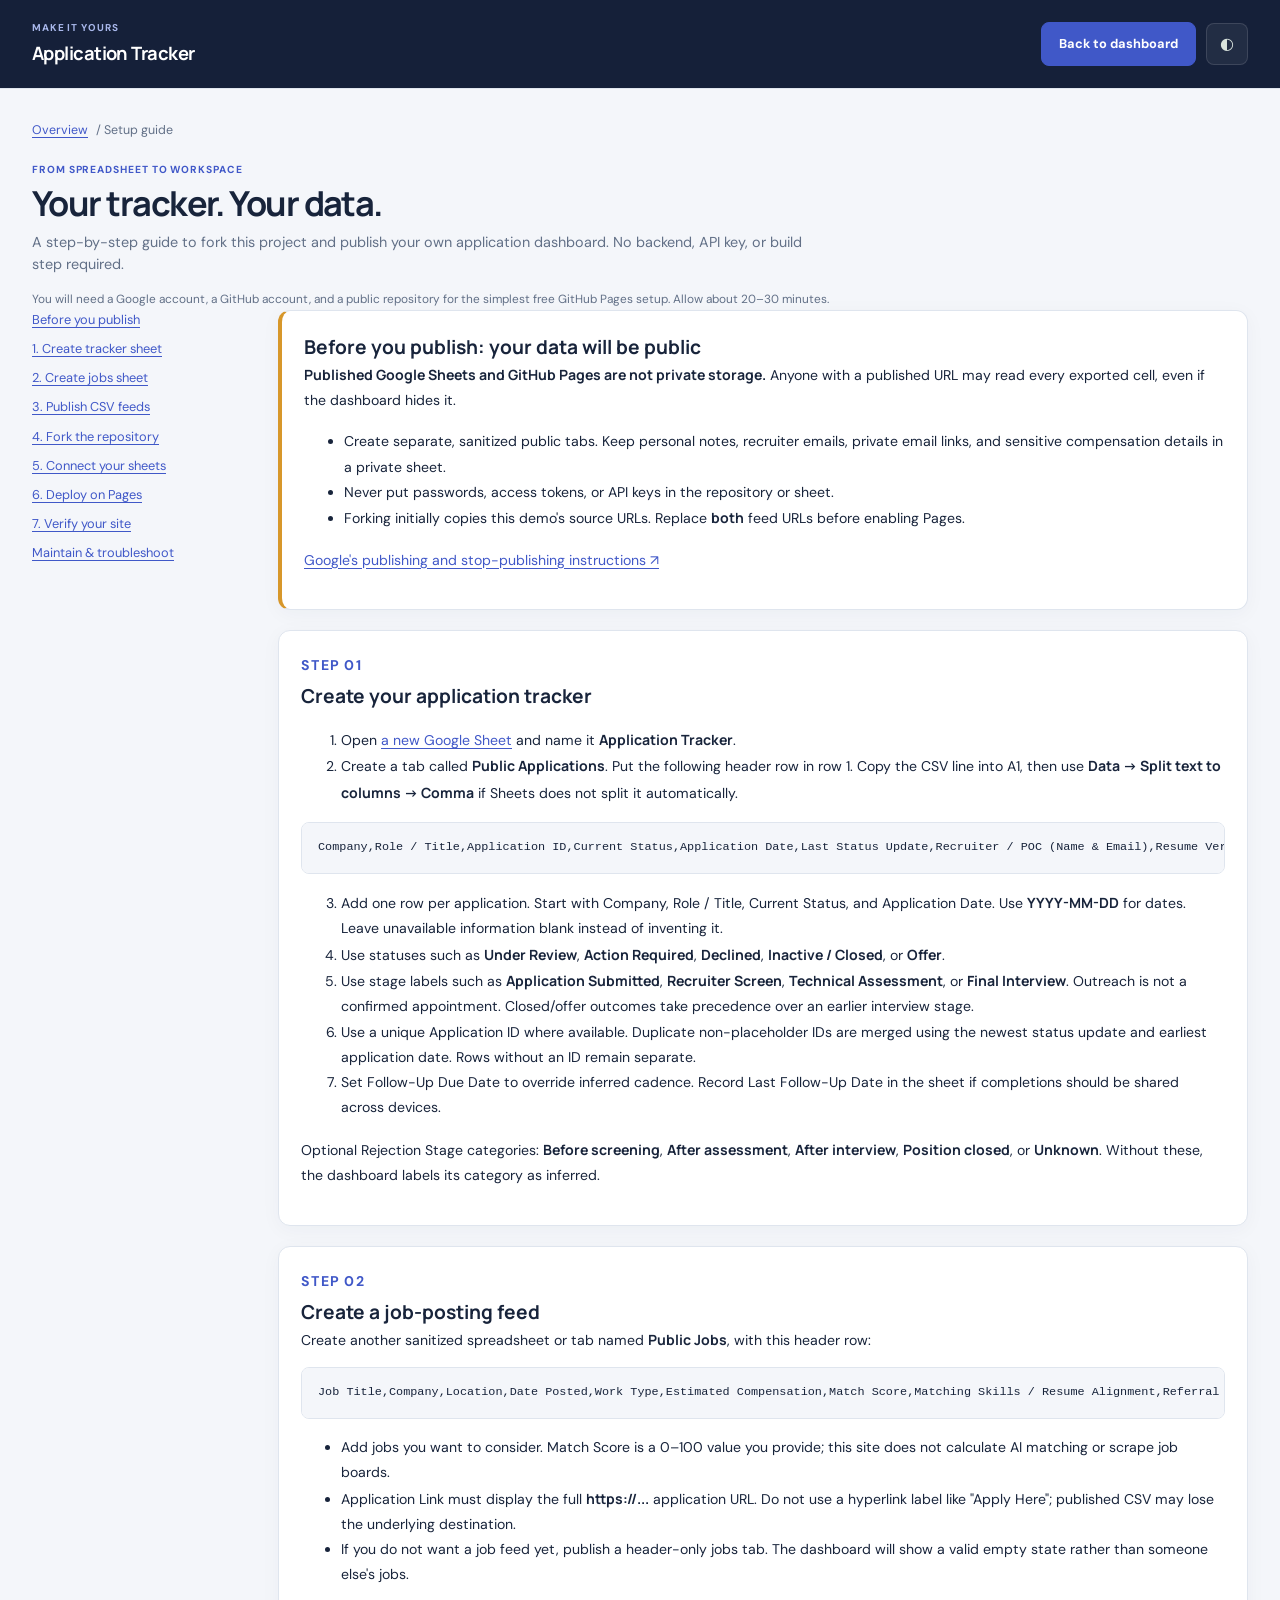
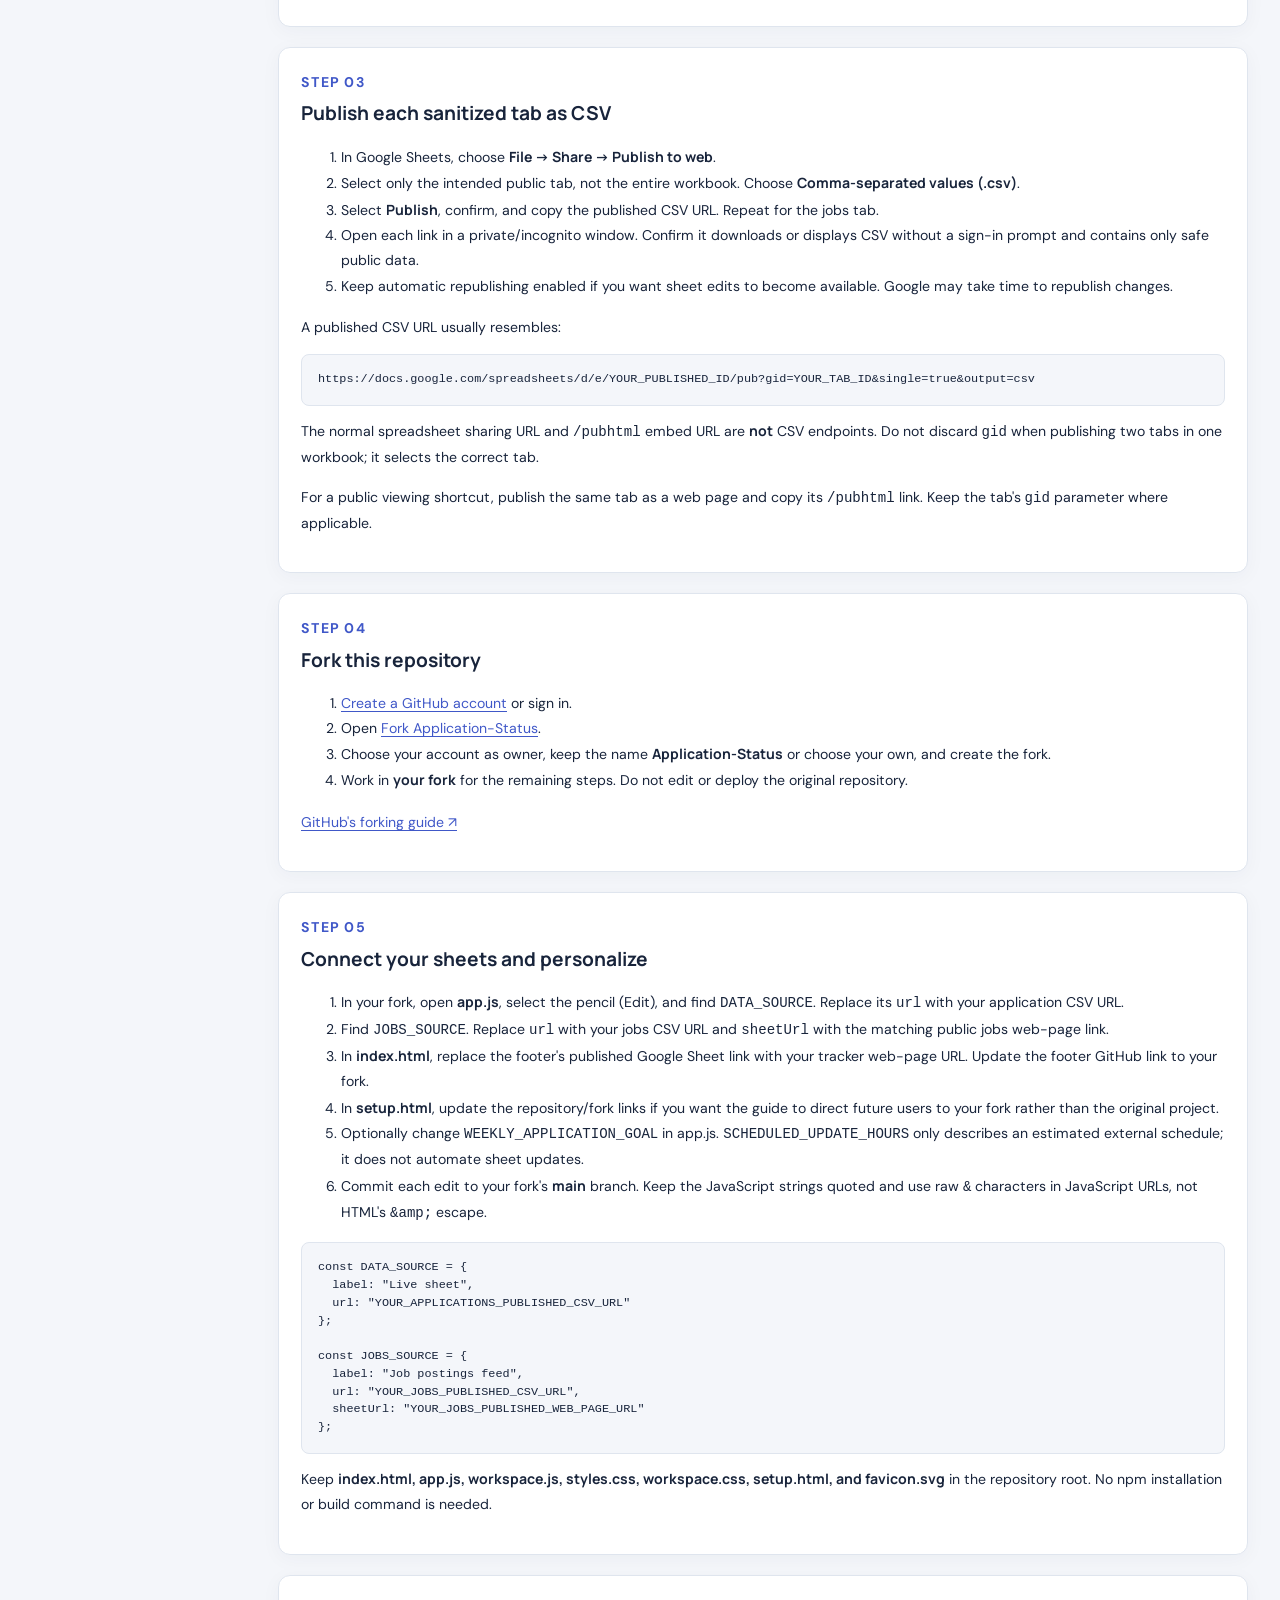
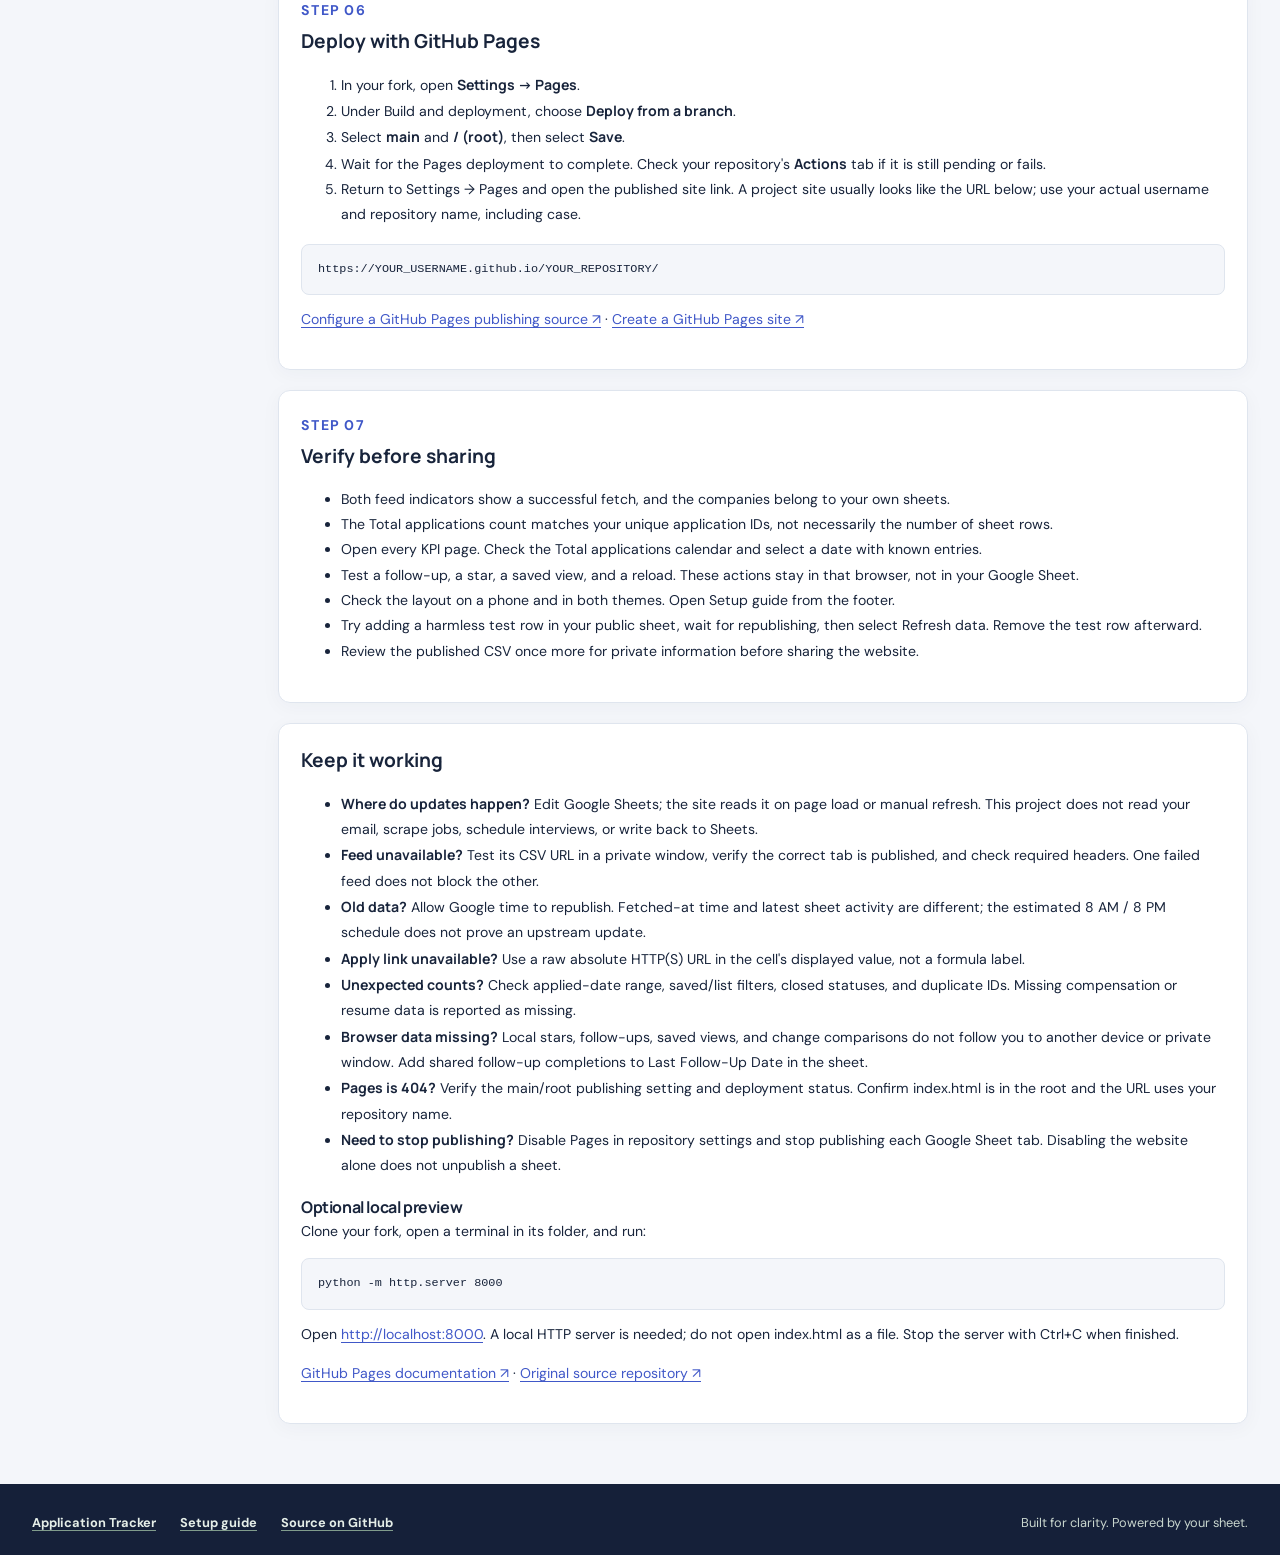
<file: setup.html>
<!doctype html>
<html lang="en">
<head>
  <meta charset="UTF-8">
  <meta name="viewport" content="width=device-width, initial-scale=1.0">
  <meta name="description" content="Set up your own Application Tracker: create Google Sheets, fork the repository, configure feeds, and deploy with GitHub Pages.">
  <meta name="color-scheme" content="light dark">
  <title>Setup guide · Application Tracker</title>
  <link rel="icon" href="favicon.svg" type="image/svg+xml">
  <link rel="preconnect" href="https://fonts.googleapis.com">
  <link rel="preconnect" href="https://fonts.gstatic.com" crossorigin>
  <link href="https://fonts.googleapis.com/css2?family=DM+Sans:wght@400;500;600;700&amp;family=Manrope:wght@600;700;800&amp;display=swap" rel="stylesheet">
  <script>
    (() => {
      let theme;
      try { theme = localStorage.getItem("application-tracker-theme"); }
      catch (error) { console.warn("Theme preference unavailable:", error.message); }
      document.documentElement.dataset.theme = theme === "light" || theme === "dark"
        ? theme : matchMedia("(prefers-color-scheme: dark)").matches ? "dark" : "light";
    })();
  </script>
  <link rel="stylesheet" href="styles.css">
  <link rel="stylesheet" href="workspace.css">
</head>
<body>
  <header class="site-header"><div class="shell header-inner">
    <div class="brand-block"><div><p class="eyebrow">Make it yours</p><h1>Application Tracker</h1></div></div>
    <div class="header-actions"><a href="index.html" class="primary-button">Back to dashboard</a><button id="guideTheme" class="theme-toggle" type="button" aria-label="Switch color theme">◐</button></div>
  </div></header>
  <main class="shell guide-main">
    <nav class="breadcrumb" aria-label="Breadcrumb"><a href="index.html">Overview</a><span>/ Setup guide</span></nav>
    <div class="workspace-heading"><div><p class="eyebrow">From spreadsheet to workspace</p><h2>Your tracker. Your data.</h2><p>A step-by-step guide to fork this project and publish your own application dashboard. No backend, API key, or build step required.</p></div></div>
    <p class="data-note">You will need a Google account, a GitHub account, and a public repository for the simplest free GitHub Pages setup. Allow about 20–30 minutes.</p>
    <div class="guide-layout">
      <nav class="guide-nav" aria-label="Setup steps">
        <a href="#privacy">Before you publish</a><a href="#tracker">1. Create tracker sheet</a><a href="#jobs">2. Create jobs sheet</a><a href="#publish">3. Publish CSV feeds</a><a href="#fork">4. Fork the repository</a><a href="#configure">5. Connect your sheets</a><a href="#deploy">6. Deploy on Pages</a><a href="#verify">7. Verify your site</a><a href="#maintain">Maintain &amp; troubleshoot</a>
      </nav>
      <div class="guide-content">
        <section id="privacy" class="workspace-panel guide-warning">
          <h2>Before you publish: your data will be public</h2>
          <p><strong>Published Google Sheets and GitHub Pages are not private storage.</strong> Anyone with a published URL may read every exported cell, even if the dashboard hides it.</p>
          <ul><li>Create separate, sanitized public tabs. Keep personal notes, recruiter emails, private email links, and sensitive compensation details in a private sheet.</li><li>Never put passwords, access tokens, or API keys in the repository or sheet.</li><li>Forking initially copies this demo's source URLs. Replace <strong>both</strong> feed URLs before enabling Pages.</li></ul>
          <p><a href="https://support.google.com/docs/answer/183965" target="_blank" rel="noopener noreferrer">Google's publishing and stop-publishing instructions ↗</a></p>
        </section>
        <section id="tracker" class="workspace-panel">
          <p class="eyebrow">Step 01</p><h2>Create your application tracker</h2>
          <ol>
            <li>Open <a href="https://sheets.new" target="_blank" rel="noopener noreferrer">a new Google Sheet</a> and name it <strong>Application Tracker</strong>.</li>
            <li>Create a tab called <strong>Public Applications</strong>. Put the following header row in row 1. Copy the CSV line into A1, then use <strong>Data → Split text to columns → Comma</strong> if Sheets does not split it automatically.</li>
          </ol>
          <pre><code>Company,Role / Title,Application ID,Current Status,Application Date,Last Status Update,Recruiter / POC (Name &amp; Email),Resume Version,Interview Stage,Salary Band,Referral,Location / Work Mode,Portal / Source,Action Required / Next Steps,Follow-Up Due Date,Follow-Up Status,Last Follow-Up Date,Rejection Stage,Notes / Verification Evidence,Latest Email Link</code></pre>
          <ol start="3">
            <li>Add one row per application. Start with Company, Role / Title, Current Status, and Application Date. Use <strong>YYYY-MM-DD</strong> for dates. Leave unavailable information blank instead of inventing it.</li>
            <li>Use statuses such as <strong>Under Review</strong>, <strong>Action Required</strong>, <strong>Declined</strong>, <strong>Inactive / Closed</strong>, or <strong>Offer</strong>.</li>
            <li>Use stage labels such as <strong>Application Submitted</strong>, <strong>Recruiter Screen</strong>, <strong>Technical Assessment</strong>, or <strong>Final Interview</strong>. Outreach is not a confirmed appointment. Closed/offer outcomes take precedence over an earlier interview stage.</li>
            <li>Use a unique Application ID where available. Duplicate non-placeholder IDs are merged using the newest status update and earliest application date. Rows without an ID remain separate.</li>
            <li>Set Follow-Up Due Date to override inferred cadence. Record Last Follow-Up Date in the sheet if completions should be shared across devices.</li>
          </ol>
          <p>Optional Rejection Stage categories: <strong>Before screening</strong>, <strong>After assessment</strong>, <strong>After interview</strong>, <strong>Position closed</strong>, or <strong>Unknown</strong>. Without these, the dashboard labels its category as inferred.</p>
        </section>
        <section id="jobs" class="workspace-panel">
          <p class="eyebrow">Step 02</p><h2>Create a job-posting feed</h2>
          <p>Create another sanitized spreadsheet or tab named <strong>Public Jobs</strong>, with this header row:</p>
          <pre><code>Job Title,Company,Location,Date Posted,Work Type,Estimated Compensation,Match Score,Matching Skills / Resume Alignment,Referral Contact (Name / Role),Application Link</code></pre>
          <ul><li>Add jobs you want to consider. Match Score is a 0–100 value you provide; this site does not calculate AI matching or scrape job boards.</li><li>Application Link must display the full <strong>https://...</strong> application URL. Do not use a hyperlink label like "Apply Here"; published CSV may lose the underlying destination.</li><li>If you do not want a job feed yet, publish a header-only jobs tab. The dashboard will show a valid empty state rather than someone else's jobs.</li></ul>
        </section>
        <section id="publish" class="workspace-panel">
          <p class="eyebrow">Step 03</p><h2>Publish each sanitized tab as CSV</h2>
          <ol><li>In Google Sheets, choose <strong>File → Share → Publish to web</strong>.</li><li>Select only the intended public tab, not the entire workbook. Choose <strong>Comma-separated values (.csv)</strong>.</li><li>Select <strong>Publish</strong>, confirm, and copy the published CSV URL. Repeat for the jobs tab.</li><li>Open each link in a private/incognito window. Confirm it downloads or displays CSV without a sign-in prompt and contains only safe public data.</li><li>Keep automatic republishing enabled if you want sheet edits to become available. Google may take time to republish changes.</li></ol>
          <p>A published CSV URL usually resembles:</p>
          <pre><code>https://docs.google.com/spreadsheets/d/e/YOUR_PUBLISHED_ID/pub?gid=YOUR_TAB_ID&amp;single=true&amp;output=csv</code></pre>
          <p>The normal spreadsheet sharing URL and <code>/pubhtml</code> embed URL are <strong>not</strong> CSV endpoints. Do not discard <code>gid</code> when publishing two tabs in one workbook; it selects the correct tab.</p>
          <p>For a public viewing shortcut, publish the same tab as a web page and copy its <code>/pubhtml</code> link. Keep the tab's <code>gid</code> parameter where applicable.</p>
        </section>
        <section id="fork" class="workspace-panel">
          <p class="eyebrow">Step 04</p><h2>Fork this repository</h2>
          <ol><li><a href="https://github.com/signup" target="_blank" rel="noopener noreferrer">Create a GitHub account</a> or sign in.</li><li>Open <a href="https://github.com/Unigalactix/Application-Status/fork" target="_blank" rel="noopener noreferrer">Fork Application-Status</a>.</li><li>Choose your account as owner, keep the name <strong>Application-Status</strong> or choose your own, and create the fork.</li><li>Work in <strong>your fork</strong> for the remaining steps. Do not edit or deploy the original repository.</li></ol>
          <p><a href="https://docs.github.com/en/get-started/quickstart/fork-a-repo" target="_blank" rel="noopener noreferrer">GitHub's forking guide ↗</a></p>
        </section>
        <section id="configure" class="workspace-panel">
          <p class="eyebrow">Step 05</p><h2>Connect your sheets and personalize</h2>
          <ol><li>In your fork, open <strong>app.js</strong>, select the pencil (Edit), and find <code>DATA_SOURCE</code>. Replace its <code>url</code> with your application CSV URL.</li><li>Find <code>JOBS_SOURCE</code>. Replace <code>url</code> with your jobs CSV URL and <code>sheetUrl</code> with the matching public jobs web-page link.</li><li>In <strong>index.html</strong>, replace the footer's published Google Sheet link with your tracker web-page URL. Update the footer GitHub link to your fork.</li><li>In <strong>setup.html</strong>, update the repository/fork links if you want the guide to direct future users to your fork rather than the original project.</li><li>Optionally change <code>WEEKLY_APPLICATION_GOAL</code> in app.js. <code>SCHEDULED_UPDATE_HOURS</code> only describes an estimated external schedule; it does not automate sheet updates.</li><li>Commit each edit to your fork's <strong>main</strong> branch. Keep the JavaScript strings quoted and use raw <code>&amp;</code> characters in JavaScript URLs, not HTML's <code>&amp;amp;</code> escape.</li></ol>
          <pre><code>const DATA_SOURCE = {
  label: "Live sheet",
  url: "YOUR_APPLICATIONS_PUBLISHED_CSV_URL"
};

const JOBS_SOURCE = {
  label: "Job postings feed",
  url: "YOUR_JOBS_PUBLISHED_CSV_URL",
  sheetUrl: "YOUR_JOBS_PUBLISHED_WEB_PAGE_URL"
};</code></pre>
          <p>Keep <strong>index.html, app.js, workspace.js, styles.css, workspace.css, setup.html, and favicon.svg</strong> in the repository root. No npm installation or build command is needed.</p>
        </section>
        <section id="deploy" class="workspace-panel">
          <p class="eyebrow">Step 06</p><h2>Deploy with GitHub Pages</h2>
          <ol><li>In your fork, open <strong>Settings → Pages</strong>.</li><li>Under Build and deployment, choose <strong>Deploy from a branch</strong>.</li><li>Select <strong>main</strong> and <strong>/ (root)</strong>, then select <strong>Save</strong>.</li><li>Wait for the Pages deployment to complete. Check your repository's <strong>Actions</strong> tab if it is still pending or fails.</li><li>Return to Settings → Pages and open the published site link. A project site usually looks like the URL below; use your actual username and repository name, including case.</li></ol>
          <pre><code>https://YOUR_USERNAME.github.io/YOUR_REPOSITORY/</code></pre>
          <p><a href="https://docs.github.com/en/pages/getting-started-with-github-pages/configuring-a-publishing-source-for-your-github-pages-site" target="_blank" rel="noopener noreferrer">Configure a GitHub Pages publishing source ↗</a> · <a href="https://docs.github.com/en/pages/getting-started-with-github-pages/creating-a-github-pages-site" target="_blank" rel="noopener noreferrer">Create a GitHub Pages site ↗</a></p>
        </section>
        <section id="verify" class="workspace-panel">
          <p class="eyebrow">Step 07</p><h2>Verify before sharing</h2>
          <ul><li>Both feed indicators show a successful fetch, and the companies belong to your own sheets.</li><li>The Total applications count matches your unique application IDs, not necessarily the number of sheet rows.</li><li>Open every KPI page. Check the Total applications calendar and select a date with known entries.</li><li>Test a follow-up, a star, a saved view, and a reload. These actions stay in that browser, not in your Google Sheet.</li><li>Check the layout on a phone and in both themes. Open Setup guide from the footer.</li><li>Try adding a harmless test row in your public sheet, wait for republishing, then select Refresh data. Remove the test row afterward.</li><li>Review the published CSV once more for private information before sharing the website.</li></ul>
        </section>
        <section id="maintain" class="workspace-panel">
          <h2>Keep it working</h2>
          <ul><li><strong>Where do updates happen?</strong> Edit Google Sheets; the site reads it on page load or manual refresh. This project does not read your email, scrape jobs, schedule interviews, or write back to Sheets.</li><li><strong>Feed unavailable?</strong> Test its CSV URL in a private window, verify the correct tab is published, and check required headers. One failed feed does not block the other.</li><li><strong>Old data?</strong> Allow Google time to republish. Fetched-at time and latest sheet activity are different; the estimated 8 AM / 8 PM schedule does not prove an upstream update.</li><li><strong>Apply link unavailable?</strong> Use a raw absolute HTTP(S) URL in the cell's displayed value, not a formula label.</li><li><strong>Unexpected counts?</strong> Check applied-date range, saved/list filters, closed statuses, and duplicate IDs. Missing compensation or resume data is reported as missing.</li><li><strong>Browser data missing?</strong> Local stars, follow-ups, saved views, and change comparisons do not follow you to another device or private window. Add shared follow-up completions to Last Follow-Up Date in the sheet.</li><li><strong>Pages is 404?</strong> Verify the main/root publishing setting and deployment status. Confirm index.html is in the root and the URL uses your repository name.</li><li><strong>Need to stop publishing?</strong> Disable Pages in repository settings and stop publishing each Google Sheet tab. Disabling the website alone does not unpublish a sheet.</li></ul>
          <h3>Optional local preview</h3><p>Clone your fork, open a terminal in its folder, and run:</p><pre><code>python -m http.server 8000</code></pre><p>Open <a href="http://localhost:8000">http://localhost:8000</a>. A local HTTP server is needed; do not open index.html as a file. Stop the server with Ctrl+C when finished.</p>
          <p><a href="https://docs.github.com/en/pages" target="_blank" rel="noopener noreferrer">GitHub Pages documentation ↗</a> · <a href="https://github.com/Unigalactix/Application-Status" target="_blank" rel="noopener noreferrer">Original source repository ↗</a></p>
        </section>
      </div>
    </div>
  </main>
  <footer><div class="shell footer-inner"><div class="footer-links"><a href="index.html">Application Tracker</a><a href="setup.html" aria-current="page">Setup guide</a><a href="https://github.com/Unigalactix/Application-Status" target="_blank" rel="noopener noreferrer">Source on GitHub</a></div><span>Built for clarity. Powered by your sheet.</span></div></footer>
  <script>
    document.querySelector("#guideTheme").addEventListener("click", () => {
      const theme = document.documentElement.dataset.theme === "dark" ? "light" : "dark";
      document.documentElement.dataset.theme = theme;
      try { localStorage.setItem("application-tracker-theme", theme); }
      catch (error) { console.warn("Theme preference could not be saved:", error.message); }
    });
  </script>
</body>
</html>
</file>
<file: styles.css>
:root {
  --ink: #17211b;
  --muted: #66736b;
  --line: #dce4de;
  --paper: #ffffff;
  --canvas: #f3f6f3;
  --forest: #184f3a;
  --forest-soft: #dcebe4;
  --amber: #d7972a;
  --amber-soft: #fff1d6;
  --coral: #c95d4b;
  --coral-soft: #f9e4df;
  --blue: #33758d;
  --blue-soft: #dcecf1;
  --chart-grid: #e7ece8;
  --header-bg: #17211b;
  --header-ink: #ffffff;
  --shadow: 0 12px 30px rgba(28, 45, 35, 0.08);
  color-scheme: light;
}

:root[data-theme="dark"] {
  --ink: #e8f0eb;
  --muted: #a7b5ad;
  --line: #34453c;
  --paper: #17221c;
  --canvas: #101713;
  --forest: #75c69b;
  --forest-soft: #243d30;
  --amber: #e3ad50;
  --amber-soft: #473819;
  --coral: #e48676;
  --coral-soft: #472923;
  --blue: #69afc8;
  --blue-soft: #203a44;
  --chart-grid: #2a3931;
  --header-bg: #0b120e;
  --header-ink: #e8f0eb;
  --shadow: 0 12px 30px rgba(0, 0, 0, 0.24);
  color-scheme: dark;
}

* {
  box-sizing: border-box;
}

body {
  margin: 0;
  min-width: 320px;
  color: var(--ink);
  background-color: var(--canvas);
  background-image:
    linear-gradient(rgba(24, 79, 58, 0.035) 1px, transparent 1px),
    linear-gradient(90deg, rgba(24, 79, 58, 0.035) 1px, transparent 1px);
  background-size: 32px 32px;
  font-family: "DM Sans", sans-serif;
  line-height: 1.5;
}

button,
input,
select {
  font: inherit;
}

.shell {
  width: min(1180px, calc(100% - 40px));
  margin: 0 auto;
}

.site-header {
  color: var(--header-ink);
  background: var(--header-bg);
  border-bottom: 4px solid var(--amber);
}

.header-inner {
  min-height: 112px;
  display: flex;
  align-items: center;
  justify-content: space-between;
  gap: 24px;
}

.brand-block,
.header-actions,
.sync-state,
.filters,
.panel-heading,
.footer-inner {
  display: flex;
  align-items: center;
}

.brand-block {
  gap: 16px;
}

.header-actions {
  gap: 10px;
}

.theme-toggle {
  width: 42px;
  height: 42px;
  padding: 0;
  flex: 0 0 auto;
  display: grid;
  place-items: center;
  color: #d9e3dd;
  background: rgba(255, 255, 255, 0.06);
  border: 1px solid rgba(255, 255, 255, 0.12);
  border-radius: 8px;
  cursor: pointer;
}

.theme-toggle:hover,
.theme-toggle:focus-visible {
  background: rgba(255, 255, 255, 0.1);
  border-color: rgba(255, 255, 255, 0.28);
  outline: 3px solid rgba(215, 151, 42, 0.28);
  outline-offset: 2px;
}

.theme-toggle svg {
  width: 18px;
  height: 18px;
}

.brand-mark {
  width: 48px;
  height: 48px;
  display: grid;
  place-items: center;
  color: #17211b;
  background: var(--amber);
  border-radius: 8px;
}

.brand-mark svg {
  width: 25px;
  height: 25px;
}

.eyebrow {
  margin: 0 0 4px;
  color: var(--forest);
  font-size: 0.72rem;
  font-weight: 700;
  letter-spacing: 0.09em;
  text-transform: uppercase;
}

.site-header .eyebrow {
  color: #a9c9b8;
}

h1,
h2,
h3,
p {
  margin-top: 0;
}

h1,
h2,
h3,
strong {
  font-family: "Manrope", sans-serif;
}

h1 {
  margin-bottom: 0;
  font-size: 1.7rem;
  letter-spacing: 0;
}

h2 {
  margin-bottom: 0;
  font-size: 1.55rem;
  letter-spacing: 0;
}

h3 {
  margin-bottom: 4px;
  font-size: 1rem;
  letter-spacing: 0;
}

.sync-state {
  min-width: 224px;
  padding: 10px 12px;
  align-items: flex-start;
  gap: 10px;
  color: #d9e3dd;
  background: rgba(255, 255, 255, 0.06);
  border: 1px solid rgba(255, 255, 255, 0.12);
  border-radius: 8px;
  font: inherit;
  font-size: 0.85rem;
  cursor: pointer;
  text-align: left;
  white-space: nowrap;
  transition: background-color 160ms ease, border-color 160ms ease;
}

.sync-state:hover:not(:disabled),
.sync-state:focus-visible {
  background: rgba(255, 255, 255, 0.1);
  border-color: rgba(255, 255, 255, 0.28);
  outline: 3px solid rgba(215, 151, 42, 0.28);
  outline-offset: 2px;
}

.sync-state:disabled {
  cursor: default;
}

.sync-dot {
  width: 8px;
  height: 8px;
  margin-top: 5px;
  flex: 0 0 auto;
  background: #69c58f;
  border-radius: 50%;
  box-shadow: 0 0 0 4px rgba(105, 197, 143, 0.14);
}

.sync-copy {
  display: grid;
  gap: 2px;
  line-height: 1.3;
}

#syncLabel {
  font-weight: 600;
}

#syncCountdown {
  color: #a9c9b8;
  font-size: 0.75rem;
  font-variant-numeric: tabular-nums;
}

.summary-band,
.portals-section,
.analytics-section,
.insights-section,
.intelligence-section,
.applications-section {
  padding: 42px 0;
}

.summary-band {
  background: rgba(255, 255, 255, 0.62);
  border-bottom: 1px solid var(--line);
}

.expandable-sections {
  padding: 18px 0;
  display: grid;
  grid-template-columns: repeat(5, minmax(0, 1fr));
  align-items: start;
  gap: 12px;
}

.expandable-sections > section {
  min-width: 0;
  padding: 0;
}

.expandable-sections > section > .shell {
  width: 100%;
  min-height: 104px;
  padding: 16px 18px;
  background: var(--paper);
  border: 1px solid var(--line);
  border-radius: 8px;
  box-shadow: var(--shadow);
  cursor: pointer;
  transition: border-color 160ms ease, box-shadow 160ms ease, transform 160ms ease;
}

.expandable-sections > section:not(.is-expanded) > .shell:hover {
  transform: translateY(-2px);
  border-color: #a9beb1;
  box-shadow: 0 16px 34px rgba(28, 45, 35, 0.12);
}

.expandable-sections > section:not(.is-expanded) > .shell:focus-visible {
  border-color: var(--forest);
  outline: 3px solid rgba(24, 79, 58, 0.16);
  outline-offset: 2px;
}

.expandable-sections > section:not(.is-expanded) .section-heading {
  margin: 0;
  align-items: stretch;
  flex-direction: column;
  justify-content: flex-start;
  gap: 0;
}

.expandable-sections > section:not(.is-expanded) .section-heading h2 {
  font-size: 1.1rem;
}

.section-card-meta {
  margin-top: 5px;
  display: block;
  color: var(--muted);
  font-size: 0.72rem;
}

.expandable-sections > section:not(.is-expanded) .section-toggle {
  display: none;
}

.expandable-sections > section.is-expanded {
  grid-column: 1 / -1;
}

.expandable-sections > section.is-expanded > .shell {
  min-height: 0;
  padding: 24px;
  cursor: default;
}

.analytics-section {
  padding-bottom: 20px;
}

.insights-section,
.intelligence-section {
  padding-top: 20px;
  padding-bottom: 20px;
}

.portals-section {
  padding-bottom: 20px;
}

.portal-grid {
  display: grid;
  grid-template-columns: repeat(4, minmax(0, 1fr));
  gap: 12px;
}

.portal-link {
  min-width: 0;
  min-height: 72px;
  padding: 12px;
  display: grid;
  grid-template-columns: 38px minmax(0, 1fr) 16px;
  align-items: center;
  gap: 11px;
  color: var(--ink);
  background: var(--paper);
  border: 1px solid var(--line);
  border-radius: 8px;
  box-shadow: 0 7px 18px rgba(28, 45, 35, 0.06);
  text-decoration: none;
  transition: border-color 160ms ease, box-shadow 160ms ease, transform 160ms ease;
}

.portal-link:hover {
  transform: translateY(-2px);
  border-color: #a9beb1;
  box-shadow: 0 12px 24px rgba(28, 45, 35, 0.1);
}

.portal-link:focus-visible {
  border-color: var(--forest);
  outline: 3px solid rgba(24, 79, 58, 0.16);
  outline-offset: 2px;
}

.portal-logo {
  width: 38px;
  height: 38px;
  display: grid;
  place-items: center;
  background: #f5f7f5;
  border: 1px solid #e4e9e6;
  border-radius: 7px;
}

.portal-logo img {
  width: 23px;
  height: 23px;
  object-fit: contain;
}

.portal-link > span:nth-child(2) {
  min-width: 0;
}

.portal-link strong,
.portal-link small {
  overflow: hidden;
  display: block;
  text-overflow: ellipsis;
  white-space: nowrap;
}

.portal-link strong {
  font-family: "Manrope", sans-serif;
  font-size: 0.86rem;
}

.portal-link small {
  margin-top: 2px;
  color: var(--muted);
  font-size: 0.71rem;
}

.portal-link > svg {
  width: 15px;
  height: 15px;
  color: #87938c;
}

.job-postings-toolbar {
  margin-bottom: 16px;
  display: grid;
  grid-template-columns: minmax(220px, 1fr) 180px 160px auto;
  align-items: center;
  gap: 10px;
}

.job-search-control,
.job-select-control {
  height: 40px;
  position: relative;
  display: flex;
  align-items: center;
  color: var(--muted);
  background: var(--paper);
  border: 1px solid #bdcbc2;
  border-radius: 6px;
}

.job-select-control {
  background: var(--paper);
  border: 2px solid var(--blue);
  box-shadow: 0 3px 10px rgba(28, 45, 35, 0.1);
}

.job-search-control:focus-within,
.job-select-control:focus-within {
  border-color: var(--forest);
  box-shadow: 0 0 0 3px rgba(24, 79, 58, 0.1);
}

.job-search-control svg,
.job-select-control svg {
  width: 16px;
  height: 16px;
  position: absolute;
  pointer-events: none;
}

.job-search-control svg {
  left: 11px;
}

.job-select-control svg {
  width: 28px;
  height: 32px;
  right: 2px;
  padding: 7px;
  color: var(--paper);
  background: var(--blue);
  border-radius: 4px;
}

.job-search-control input,
.job-select-control select {
  width: 100%;
  height: 100%;
  color: var(--ink);
  background: transparent;
  border: 0;
  outline: 0;
  font-size: 0.8rem;
}

.job-search-control input {
  padding: 0 12px 0 35px;
}

.job-select-control select {
  padding: 0 32px 0 11px;
  appearance: none;
  font-weight: 700;
  cursor: pointer;
}

.job-postings-toolbar .result-summary {
  margin: 0;
  text-align: right;
  white-space: nowrap;
}

.job-postings-grid {
  display: grid;
  grid-template-columns: repeat(3, minmax(0, 1fr));
  gap: 12px;
}

.job-posting-card {
  min-width: 0;
  min-height: 280px;
  padding: 16px;
  display: flex;
  flex-direction: column;
  background: var(--paper);
  border: 1px solid var(--line);
  border-top: 3px solid var(--blue);
  border-radius: 8px;
}

.job-posting-heading,
.job-posting-footer {
  display: flex;
  align-items: center;
  justify-content: space-between;
  gap: 12px;
}

.job-posting-heading p {
  min-width: 0;
  margin: 0;
  overflow: hidden;
  color: var(--forest);
  font-size: 0.76rem;
  font-weight: 700;
  text-overflow: ellipsis;
  white-space: nowrap;
}

.job-match-score {
  padding: 3px 7px;
  flex: 0 0 auto;
  color: #215d45;
  background: var(--forest-soft);
  border-radius: 999px;
  font-size: 0.68rem;
  font-weight: 700;
}

.job-posting-card h3 {
  min-height: 48px;
  margin: 10px 0 12px;
  overflow: hidden;
  display: -webkit-box;
  font-size: 1rem;
  line-height: 1.45;
  -webkit-box-orient: vertical;
  -webkit-line-clamp: 2;
  line-clamp: 2;
}

.job-posting-meta {
  display: grid;
  gap: 6px;
}

.job-posting-meta span {
  min-width: 0;
  overflow: hidden;
  display: flex;
  align-items: center;
  gap: 7px;
  color: var(--muted);
  font-size: 0.72rem;
  text-overflow: ellipsis;
  white-space: nowrap;
}

.job-posting-meta .job-referral-meta {
  align-items: flex-start;
  line-height: 1.35;
  white-space: normal;
}

.job-posting-meta svg {
  width: 14px;
  height: 14px;
  flex: 0 0 auto;
  color: var(--blue);
}

.job-posting-skills {
  margin: 13px 0 16px;
  overflow: hidden;
  display: -webkit-box;
  color: var(--muted);
  font-size: 0.75rem;
  line-height: 1.45;
  -webkit-box-orient: vertical;
  -webkit-line-clamp: 3;
  line-clamp: 3;
}

.job-posting-footer {
  margin-top: auto;
  padding-top: 12px;
  border-top: 1px solid var(--line);
}

.job-posting-footer > span {
  color: var(--muted);
  font-size: 0.7rem;
}

.job-apply-link {
  min-height: 34px;
  padding: 7px 11px;
  display: inline-flex;
  align-items: center;
  gap: 6px;
  color: var(--paper);
  background: var(--forest);
  border: 1px solid var(--forest);
  border-radius: 6px;
  font-size: 0.75rem;
  font-weight: 700;
  text-decoration: none;
}

.job-apply-link:hover,
.job-apply-link:focus-visible {
  outline: 3px solid rgba(24, 79, 58, 0.14);
  outline-offset: 2px;
}

.job-apply-link.is-applied {
  color: var(--forest);
  background: var(--forest-soft);
  border-color: var(--forest);
}

.job-apply-link.is-unavailable {
  color: #7d8781;
  background: #eef1ef;
  border-color: #d7ded9;
  cursor: not-allowed;
}

.job-apply-link.is-unavailable:hover {
  outline: 0;
}

.job-apply-link svg {
  width: 14px;
  height: 14px;
}

.applications-section {
  padding-top: 24px;
  padding-bottom: 60px;
}

.section-heading {
  margin-bottom: 24px;
  display: flex;
  align-items: end;
  justify-content: space-between;
  gap: 20px;
}

.compact-heading {
  margin-bottom: 18px;
}

.section-heading-actions {
  display: flex;
  align-items: center;
  gap: 8px;
}

.job-source-link {
  width: 34px;
  height: 34px;
  display: inline-grid;
  place-items: center;
  color: var(--forest);
  background: #f4f7f5;
  border: 1px solid #bdcbc2;
  border-radius: 6px;
}

.job-source-link:hover,
.job-source-link:focus-visible {
  border-color: var(--forest);
  outline: 3px solid rgba(24, 79, 58, 0.12);
  outline-offset: 1px;
}

.job-source-link svg {
  width: 16px;
  height: 16px;
}

.expandable-sections > section:not(.is-expanded) > .shell[data-inline-action] .section-heading {
  align-items: flex-start;
  flex-direction: row;
  justify-content: space-between;
  gap: 10px;
}

.expandable-sections > section:not(.is-expanded) > .shell[data-inline-action] .section-toggle {
  display: inline-flex;
}

.section-toggle {
  width: 34px;
  height: 34px;
  padding: 0;
  display: inline-flex;
  align-items: center;
  justify-content: center;
  color: var(--forest);
  background: #f4f7f5;
  border: 1px solid #bdcbc2;
  border-radius: 6px;
  font: inherit;
  font-size: 0.82rem;
  font-weight: 700;
  cursor: pointer;
}

.section-toggle span {
  width: 1px;
  height: 1px;
  margin: -1px;
  padding: 0;
  position: absolute;
  overflow: hidden;
  clip: rect(0, 0, 0, 0);
  white-space: nowrap;
  border: 0;
}

.section-toggle:hover,
.section-toggle:focus-visible {
  border-color: var(--forest);
  outline: 3px solid rgba(24, 79, 58, 0.12);
  outline-offset: 1px;
}

.section-toggle svg {
  width: 16px;
  height: 16px;
  transition: transform 160ms ease;
}

.section-toggle[aria-expanded="true"] svg {
  transform: rotate(180deg);
}

.collapsible-section-content > .insight-carousel-controls {
  margin-bottom: 12px;
  justify-content: flex-end;
}

.result-summary {
  margin-bottom: 2px;
  color: var(--muted);
  font-size: 0.9rem;
}

.metrics-grid {
  display: grid;
  grid-template-columns: repeat(3, minmax(0, 1fr));
  gap: 16px;
}

.daily-focus-section {
  padding: 28px 0 32px;
  background: #f2f5f1;
  border-top: 1px solid var(--line);
  border-bottom: 1px solid var(--line);
}

.focus-cadence,
.focus-support-grid {
  display: grid;
  grid-template-columns: repeat(3, minmax(0, 1fr));
  gap: 16px;
}

.focus-support-grid {
  margin-top: 16px;
}

.focus-lane,
.focus-support {
  min-width: 0;
  padding: 16px;
  background: var(--paper);
  border: 1px solid var(--line);
  border-top: 3px solid var(--forest);
  border-radius: 8px;
}

.focus-overdue {
  border-top-color: #b84a4a;
}

.focus-today {
  border-top-color: #bd7916;
}

.focus-upcoming {
  border-top-color: var(--blue);
}

.focus-lane-heading,
.focus-support-heading,
.focus-lane-heading > div {
  display: flex;
  align-items: center;
  gap: 8px;
}

.focus-lane-heading {
  justify-content: space-between;
  margin-bottom: 12px;
}

.focus-support-heading {
  margin-bottom: 12px;
}

.focus-lane-heading h3,
.focus-support-heading h3 {
  margin: 0;
  font-size: 0.92rem;
}

.focus-lane-heading svg,
.focus-support-heading svg {
  width: 17px;
  height: 17px;
  color: var(--forest);
}

.focus-lane-heading > strong {
  min-width: 28px;
  min-height: 28px;
  display: grid;
  place-items: center;
  color: var(--forest);
  background: var(--forest-soft);
  border-radius: 6px;
  font-size: 0.82rem;
}

.focus-list {
  display: grid;
  gap: 8px;
}

.focus-item {
  min-width: 0;
  padding-top: 9px;
  display: flex;
  align-items: center;
  justify-content: space-between;
  gap: 10px;
  border-top: 1px solid var(--line);
}

.focus-item:first-child {
  padding-top: 0;
  border-top: 0;
}

.focus-item > div {
  min-width: 0;
  display: grid;
  gap: 2px;
}

.focus-item strong,
.focus-item span,
.focus-item small {
  overflow-wrap: anywhere;
}

.focus-item strong {
  font-size: 0.82rem;
}

.focus-item span {
  color: var(--ink);
  font-size: 0.78rem;
}

.focus-item small,
.focus-empty {
  color: var(--muted);
  font-size: 0.7rem;
  line-height: 1.4;
}

.focus-empty {
  margin: 0;
  padding: 10px 0;
}

.follow-up-complete,
.focus-job-link {
  min-height: 30px;
  flex: 0 0 auto;
  padding: 6px 9px;
  display: inline-flex;
  align-items: center;
  gap: 5px;
  color: var(--paper);
  background: var(--forest);
  border: 1px solid var(--forest);
  border-radius: 6px;
  font-size: 0.7rem;
  font-weight: 700;
  text-decoration: none;
  cursor: pointer;
}

.follow-up-complete:hover,
.follow-up-complete:focus-visible,
.focus-job-link:hover,
.focus-job-link:focus-visible {
  outline: 3px solid rgba(24, 79, 58, 0.14);
  outline-offset: 2px;
}

.follow-up-complete svg,
.focus-job-link svg {
  width: 13px;
  height: 13px;
}

.follow-up-cell {
  white-space: nowrap;
}

.metric {
  width: 100%;
  min-height: 174px;
  padding: 20px;
  position: relative;
  color: var(--ink);
  background: var(--paper);
  border: 1px solid var(--line);
  border-top: 3px solid var(--forest);
  border-radius: 8px;
  box-shadow: var(--shadow);
  cursor: pointer;
  text-align: left;
  transition: border-color 160ms ease, box-shadow 160ms ease, transform 160ms ease;
}

.metric:hover {
  transform: translateY(-2px);
  box-shadow: 0 16px 34px rgba(28, 45, 35, 0.12);
}

.metric:focus-visible,
.metric.is-active {
  border-color: var(--forest);
  outline: 3px solid rgba(24, 79, 58, 0.16);
  outline-offset: 2px;
}

.metric-active {
  border-top-color: var(--blue);
}

.metric-interview {
  border-top-color: var(--amber);
}

.metric-offer {
  border-top-color: var(--coral);
}

.metric-rejected {
  border-top-color: #b84a4a;
}

.metric-follow-up {
  border-top-color: #58744f;
}

.metric-icon {
  width: 34px;
  height: 34px;
  margin-bottom: 16px;
  display: grid;
  place-items: center;
  color: var(--forest);
  background: var(--forest-soft);
  border-radius: 7px;
}

.metric-active .metric-icon {
  color: var(--blue);
  background: var(--blue-soft);
}

.metric-interview .metric-icon {
  color: #9b6816;
  background: var(--amber-soft);
}

.metric-offer .metric-icon {
  color: var(--coral);
  background: var(--coral-soft);
}

.metric-rejected .metric-icon {
  color: #a43f3f;
  background: #f9e8e6;
}

.metric-follow-up .metric-icon {
  color: #46643e;
  background: #e7f0e3;
}

.metric-icon svg {
  width: 18px;
  height: 18px;
}

.metric p {
  margin-bottom: 4px;
  color: var(--muted);
  font-size: 0.84rem;
  font-weight: 600;
}

.metric strong {
  display: block;
  font-size: 2rem;
  line-height: 1.15;
}

.metric > span:last-child {
  color: var(--muted);
  font-size: 0.78rem;
}

.charts-grid {
  display: grid;
  grid-template-columns: minmax(0, 0.9fr) minmax(0, 1.1fr);
  gap: 18px;
}

.insights-grid {
  display: grid;
  grid-template-columns: repeat(2, minmax(0, 1fr));
  gap: 18px;
}

.visual-carousel-viewport {
  overflow-x: auto;
  overflow-y: hidden;
  scroll-behavior: smooth;
  scroll-snap-type: x proximity;
  scrollbar-width: none;
}

.visual-carousel-viewport::-webkit-scrollbar {
  display: none;
}

.visual-carousel-track {
  display: grid;
  grid-auto-flow: column;
  grid-auto-columns: 100%;
  gap: 18px;
}

.visual-carousel-card {
  scroll-snap-align: start;
  cursor: pointer;
  transition: border-color 160ms ease, box-shadow 160ms ease, transform 160ms ease;
}

.visual-carousel-card:hover {
  transform: translateY(-2px);
  border-color: #a9beb1;
  box-shadow: 0 16px 34px rgba(28, 45, 35, 0.12);
}

.visual-carousel-card:focus-visible {
  border-color: var(--forest);
  outline: 3px solid rgba(24, 79, 58, 0.16);
  outline-offset: -3px;
}

.visual-carousel-card canvas {
  cursor: default;
}

#statusChart {
  cursor: pointer;
}

.intelligence-grid {
  display: grid;
  grid-auto-flow: column;
  grid-auto-columns: calc((100% - 18px) / 2);
  gap: 18px;
}

.compact-insight-grid {
  grid-auto-flow: initial;
  grid-auto-columns: initial;
  grid-template-columns: repeat(3, minmax(0, 1fr));
}

.compact-insight-grid .insight-metrics {
  grid-template-columns: repeat(3, minmax(0, 1fr));
}

.insight-carousel-viewport {
  overflow-x: auto;
  overflow-y: hidden;
  scroll-behavior: smooth;
  scroll-snap-type: x proximity;
  scrollbar-width: none;
}

.insight-carousel-viewport::-webkit-scrollbar {
  display: none;
}

.insight-carousel-controls {
  display: flex;
  align-items: center;
  gap: 9px;
}

.insight-carousel-controls button {
  width: 36px;
  height: 36px;
  padding: 0;
  display: grid;
  place-items: center;
  color: var(--forest);
  background: var(--paper);
  border: 1px solid #bdcbc2;
  border-radius: 6px;
  cursor: pointer;
}

.insight-carousel-controls button:hover:not(:disabled),
.insight-carousel-controls button:focus-visible {
  border-color: var(--forest);
  outline: 3px solid rgba(24, 79, 58, 0.12);
  outline-offset: 1px;
}

.insight-carousel-controls button:disabled {
  color: #aeb8b2;
  background: #f2f4f2;
  cursor: not-allowed;
}

.insight-carousel-controls svg {
  width: 17px;
  height: 17px;
}

#insightPosition {
  min-width: 74px;
  color: var(--muted);
  font-size: 0.78rem;
  font-weight: 700;
  text-align: center;
}

.insight-panel {
  min-width: 0;
  padding: 22px;
  scroll-snap-align: start;
  background: var(--paper);
  border: 1px solid var(--line);
  border-radius: 8px;
  box-shadow: var(--shadow);
  cursor: pointer;
  transition: border-color 160ms ease, box-shadow 160ms ease, transform 160ms ease;
}

.insight-panel:hover {
  transform: translateY(-2px);
  border-color: #a9beb1;
  box-shadow: 0 16px 34px rgba(28, 45, 35, 0.12);
}

.insight-panel:focus-visible {
  border-color: var(--forest);
  outline: 3px solid rgba(24, 79, 58, 0.16);
  outline-offset: -3px;
}

.insight-content {
  margin-top: 18px;
}

.insight-metrics {
  display: grid;
  grid-template-columns: repeat(4, minmax(0, 1fr));
  gap: 8px;
}

.insight-metric {
  min-width: 0;
  padding: 10px;
  background: #f7f9f7;
  border: 1px solid #e6ebe7;
  border-radius: 7px;
}

.insight-metric strong,
.insight-metric span,
.insight-metric small {
  display: block;
}

.insight-metric strong {
  overflow: hidden;
  color: var(--forest);
  font-size: 1.05rem;
  line-height: 1.25;
  text-overflow: ellipsis;
  white-space: nowrap;
}

.insight-metric span {
  margin-top: 3px;
  color: var(--ink);
  font-size: 0.68rem;
  font-weight: 700;
  line-height: 1.35;
}

.insight-metric small {
  margin-top: 3px;
  overflow: hidden;
  color: var(--muted);
  font-size: 0.62rem;
  text-overflow: ellipsis;
  white-space: nowrap;
}

.insight-list {
  margin-top: 14px;
  border-top: 1px solid var(--line);
}

.insight-row {
  min-height: 48px;
  padding: 9px 2px;
  display: flex;
  align-items: center;
  justify-content: space-between;
  gap: 14px;
  border-bottom: 1px solid #edf0ee;
}

.insight-row:last-child {
  border-bottom: 0;
}

.insight-row > div {
  min-width: 0;
}

.insight-row strong,
.insight-row span {
  overflow: hidden;
  display: block;
  text-overflow: ellipsis;
  white-space: nowrap;
}

.insight-row strong {
  font-size: 0.78rem;
}

.insight-row span {
  margin-top: 2px;
  color: var(--muted);
  font-size: 0.68rem;
}

.insight-row b {
  flex: 0 0 auto;
  color: var(--forest);
  font-family: "Manrope", sans-serif;
  font-size: 0.78rem;
}

.insight-note {
  margin: 12px 0 0;
  padding-top: 10px;
  color: var(--muted);
  border-top: 1px solid var(--line);
  font-size: 0.68rem;
  line-height: 1.45;
}

.action-panel {
  border-top: 3px solid var(--amber);
}

.insight-dialog-body {
  max-height: min(620px, calc(100dvh - 155px));
  padding: 22px;
  overflow: auto;
}

.insight-dialog-body .insight-content {
  margin: 0;
}

.insight-detail-dialog .insight-metric strong {
  font-size: 1.25rem;
}

.visualization-dialog-body {
  max-height: min(650px, calc(100dvh - 135px));
  padding: 22px;
  overflow: auto;
}

.visualization-dialog-body .chart-panel {
  width: 100%;
  padding: 0;
  border: 0;
  box-shadow: none;
  cursor: default;
  transform: none;
}

.visualization-dialog-body .panel-heading {
  display: none;
}

.visualization-dialog-body .chart-frame {
  height: min(460px, calc(100dvh - 235px));
  margin-top: 0;
}

.visualization-dialog-body .referral-summary {
  margin-top: 0;
}

.visualization-dialog-body .referral-frame {
  height: min(360px, calc(100dvh - 330px));
  margin-top: 16px;
}

.visualization-dialog-body .stage-funnel {
  margin-top: 0;
}

.chart-panel {
  min-width: 0;
  padding: 22px;
  background: var(--paper);
  border: 1px solid var(--line);
  border-radius: 8px;
  box-shadow: var(--shadow);
}

.compact-analysis-panel {
  width: min(100%, 860px);
  margin: 0 auto;
}

.panel-heading {
  min-height: 52px;
  justify-content: space-between;
  gap: 16px;
}

.panel-heading p {
  margin-bottom: 0;
  color: var(--muted);
  font-size: 0.82rem;
}

.panel-heading > svg {
  flex: 0 0 auto;
  color: var(--forest);
}

.chart-frame {
  min-width: 0;
  height: 290px;
  margin-top: 18px;
  position: relative;
}

.chart-frame canvas {
  max-width: 100%;
}

#statusChart {
  cursor: pointer;
}

.stage-funnel {
  margin-top: 18px;
}

.funnel-row + .funnel-row {
  margin-top: 13px;
}

.funnel-label {
  margin-bottom: 5px;
  display: flex;
  align-items: center;
  justify-content: space-between;
  gap: 16px;
  font-size: 0.8rem;
}

.funnel-label span {
  color: var(--muted);
}

.funnel-track {
  height: 9px;
  overflow: hidden;
  background: #edf1ee;
  border-radius: 4px;
}

.funnel-track span {
  height: 100%;
  display: block;
  background: var(--forest);
  border-radius: 4px;
}

.funnel-row:nth-child(2) .funnel-track span,
.funnel-row:nth-child(3) .funnel-track span {
  background: var(--blue);
}

.funnel-row:nth-child(4) .funnel-track span,
.funnel-row:nth-child(5) .funnel-track span {
  background: var(--amber);
}

.funnel-row:nth-child(6) .funnel-track span {
  background: var(--coral);
}

.funnel-terminal,
.data-note {
  margin: 15px 0 0;
  color: var(--muted);
  font-size: 0.76rem;
}

.funnel-terminal {
  padding-top: 12px;
  border-top: 1px solid var(--line);
}

.referral-summary {
  margin-top: 18px;
  display: grid;
  grid-template-columns: repeat(3, minmax(0, 1fr));
  gap: 8px;
}

.referral-summary > div {
  min-width: 0;
  padding: 10px;
  background: #f7f9f7;
  border: 1px solid #e6ebe7;
  border-radius: 7px;
}

.referral-summary strong,
.referral-summary span {
  display: block;
}

.referral-summary strong {
  font-size: 1.05rem;
}

.referral-summary span {
  margin-top: 2px;
  color: var(--muted);
  font-size: 0.68rem;
}

.referral-frame {
  height: 180px;
  margin-top: 12px;
}

.compensation-wrap {
  overflow-x: auto;
  background: var(--paper);
  border: 1px solid var(--line);
  border-radius: 8px;
}

.compensation-table {
  min-width: 720px;
}

.inline-empty {
  min-height: 120px;
  padding: 24px;
  display: flex;
  align-items: center;
  justify-content: center;
  gap: 13px;
  color: var(--muted);
  text-align: left;
}

.inline-empty svg {
  flex: 0 0 auto;
  color: var(--forest);
}

.inline-empty strong,
.inline-empty span {
  display: block;
}

.inline-empty strong {
  color: var(--ink);
  font-size: 0.88rem;
}

.inline-empty span {
  margin-top: 3px;
  font-size: 0.78rem;
}

.applications-heading {
  align-items: center;
}

.applications-toolbar {
  margin-bottom: 18px;
  justify-content: flex-end;
}

.filters {
  gap: 10px;
}

.search-control,
.select-control {
  height: 42px;
  position: relative;
  display: flex;
  align-items: center;
  color: var(--muted);
  background: var(--paper);
  border: 1px solid var(--line);
  border-radius: 7px;
}

.select-control {
  background: var(--paper);
  border: 2px solid var(--blue);
  box-shadow: 0 3px 10px rgba(28, 45, 35, 0.1);
}

.search-control:focus-within,
.select-control:focus-within {
  border-color: var(--forest);
  box-shadow: 0 0 0 3px rgba(24, 79, 58, 0.12);
}

.search-control svg,
.select-control svg {
  width: 17px;
  height: 17px;
  position: absolute;
  pointer-events: none;
}

.search-control svg {
  left: 13px;
}

.select-control svg {
  width: 30px;
  height: 34px;
  right: 2px;
  padding: 8px;
  color: var(--paper);
  background: var(--blue);
  border-radius: 5px;
}

.search-control input,
.select-control select {
  height: 100%;
  color: var(--ink);
  background: transparent;
  border: 0;
  outline: 0;
}

.search-control input {
  width: 250px;
  padding: 0 14px 0 40px;
}

.select-control select {
  min-width: 170px;
  padding: 0 40px 0 13px;
  appearance: none;
  font-weight: 700;
  cursor: pointer;
}

.job-select-control:hover,
.select-control:hover {
  border-color: var(--forest);
  box-shadow: 0 5px 14px rgba(28, 45, 35, 0.14);
}

.job-select-control:hover svg,
.select-control:hover svg,
.job-select-control:focus-within svg,
.select-control:focus-within svg {
  background: var(--forest);
}

.job-select-control select option,
.job-select-control select optgroup,
.select-control select option,
.select-control select optgroup {
  color: var(--ink);
  background: var(--paper);
  font-weight: 600;
}

.role-control select {
  width: 230px;
}

.company-control select {
  width: 190px;
}

.starred-filter {
  min-height: 42px;
  padding: 0 13px;
  display: inline-flex;
  align-items: center;
  justify-content: center;
  gap: 7px;
  color: var(--muted);
  background: var(--paper);
  border: 1px solid var(--line);
  border-radius: 7px;
  cursor: pointer;
  font-size: 0.82rem;
  font-weight: 700;
  white-space: nowrap;
}

.starred-filter:hover,
.starred-filter:focus-visible,
.starred-filter[aria-pressed="true"] {
  color: #7d5412;
  background: var(--amber-soft);
  border-color: var(--amber);
  outline: 0;
}

.starred-filter:focus-visible {
  box-shadow: 0 0 0 3px rgba(215, 151, 42, 0.2);
}

.starred-filter svg {
  width: 17px;
  height: 17px;
}

.starred-filter[aria-pressed="true"] svg {
  fill: currentColor;
}

.drilldown-bar {
  min-height: 48px;
  margin-bottom: 14px;
  padding: 9px 10px 9px 15px;
  display: flex;
  align-items: center;
  justify-content: space-between;
  gap: 16px;
  color: #315342;
  background: var(--forest-soft);
  border: 1px solid #bfd4c7;
  border-radius: 7px;
}

.drilldown-bar span {
  margin-right: 6px;
  color: var(--muted);
  font-size: 0.78rem;
}

.drilldown-bar strong {
  font-size: 0.86rem;
}

.drilldown-bar button {
  height: 32px;
  padding: 0 10px;
  display: inline-flex;
  align-items: center;
  gap: 6px;
  color: var(--forest);
  background: var(--paper);
  border: 1px solid #b8cbbf;
  border-radius: 6px;
  cursor: pointer;
  font-size: 0.78rem;
  font-weight: 700;
}

.drilldown-bar button:hover,
.drilldown-bar button:focus-visible {
  border-color: var(--forest);
  outline: 2px solid rgba(24, 79, 58, 0.12);
  outline-offset: 1px;
}

.drilldown-bar svg {
  width: 15px;
  height: 15px;
}

.table-wrap {
  overflow-x: auto;
  background: var(--paper);
  border: 1px solid var(--line);
  border-radius: 8px;
  box-shadow: var(--shadow);
}

table {
  width: 100%;
  min-width: 2760px;
  border-collapse: collapse;
}

.compensation-table {
  min-width: 720px;
}

th,
td {
  padding: 15px 18px;
  text-align: left;
  border-bottom: 1px solid var(--line);
}

th {
  color: #526159;
  background: #f7f9f7;
  font-size: 0.72rem;
  font-weight: 700;
  letter-spacing: 0.06em;
  text-transform: uppercase;
}

.column-header-content {
  min-width: 126px;
  display: flex;
  align-items: center;
  justify-content: space-between;
  gap: 10px;
}

.column-header-content > span {
  min-width: 0;
}

.column-filter-button {
  width: 28px;
  height: 28px;
  padding: 0;
  flex: 0 0 auto;
  display: grid;
  place-items: center;
  color: #6e7b73;
  background: transparent;
  border: 1px solid transparent;
  border-radius: 5px;
  cursor: pointer;
}

.column-filter-button:hover,
.column-filter-button:focus-visible,
.column-filter-button[aria-expanded="true"] {
  color: var(--forest);
  background: var(--forest-soft);
  border-color: #bfd4c7;
  outline: 0;
}

.column-filter-button.is-active {
  color: var(--paper);
  background: var(--forest);
  border-color: var(--forest);
}

.column-filter-button svg {
  width: 15px;
  height: 15px;
}

.email-link-cell {
  min-width: 132px;
}

.email-link {
  display: inline-flex;
  align-items: center;
  gap: 6px;
  color: var(--forest);
  font-weight: 700;
  text-decoration-color: #9bb4a6;
  text-underline-offset: 3px;
  white-space: nowrap;
}

.email-link:hover,
.email-link:focus-visible {
  color: #0f3929;
  text-decoration-color: var(--amber);
  outline: 2px solid rgba(24, 79, 58, 0.16);
  outline-offset: 3px;
}

.email-link svg {
  width: 14px;
  height: 14px;
}

.column-filter-menu {
  width: min(300px, calc(100vw - 16px));
  max-height: min(480px, calc(100dvh - 16px));
  padding: 12px;
  position: fixed;
  z-index: 1000;
  overflow: hidden;
  color: var(--ink);
  background: var(--paper);
  border: 1px solid #bdcbc2;
  border-radius: 8px;
  box-shadow: 0 20px 50px rgba(13, 31, 21, 0.22);
  text-transform: none;
}

.column-filter-heading,
.column-filter-actions,
.column-filter-footer {
  display: flex;
  align-items: center;
  justify-content: space-between;
  gap: 12px;
}

.column-filter-heading span,
.column-filter-heading strong {
  display: block;
}

.column-filter-heading span {
  color: var(--muted);
  font-size: 0.68rem;
}

.column-filter-heading strong {
  margin-top: 1px;
  font-size: 0.86rem;
}

.column-filter-heading > button {
  width: 30px;
  height: 30px;
  padding: 0;
  display: grid;
  place-items: center;
  color: var(--muted);
  background: #f4f6f4;
  border: 1px solid var(--line);
  border-radius: 5px;
  cursor: pointer;
}

.column-filter-heading svg {
  width: 15px;
  height: 15px;
}

.column-filter-search {
  height: 36px;
  margin-top: 10px;
  position: relative;
  display: flex;
  align-items: center;
  color: var(--muted);
  border: 1px solid var(--line);
  border-radius: 6px;
}

.column-filter-search:focus-within {
  border-color: var(--forest);
  box-shadow: 0 0 0 3px rgba(24, 79, 58, 0.1);
}

.column-filter-search svg {
  width: 15px;
  height: 15px;
  position: absolute;
  left: 10px;
}

.column-filter-search input {
  width: 100%;
  height: 100%;
  padding: 0 10px 0 32px;
  color: var(--ink);
  background: transparent;
  border: 0;
  outline: 0;
  font-size: 0.78rem;
}

.column-filter-actions {
  margin-top: 8px;
  justify-content: flex-start;
  gap: 6px;
}

.column-filter-actions button {
  padding: 3px 6px;
  color: var(--forest);
  background: transparent;
  border: 0;
  cursor: pointer;
  font-size: 0.72rem;
  font-weight: 700;
}

.column-filter-options {
  max-height: 240px;
  margin: 7px -4px 0;
  padding: 3px 4px;
  overflow-y: auto;
  border-top: 1px solid var(--line);
  border-bottom: 1px solid var(--line);
}

.column-filter-option {
  min-height: 34px;
  padding: 6px;
  display: grid;
  grid-template-columns: 16px minmax(0, 1fr);
  align-items: start;
  gap: 8px;
  border-radius: 5px;
  cursor: pointer;
}

.column-filter-option:hover {
  background: #f4f7f5;
}

.column-filter-option input {
  width: 15px;
  height: 15px;
  margin: 2px 0 0;
  accent-color: var(--forest);
}

.column-filter-option span {
  overflow-wrap: anywhere;
  font-size: 0.76rem;
  line-height: 1.4;
}

.column-filter-empty {
  margin: 0;
  padding: 18px 8px;
  color: var(--muted);
  font-size: 0.76rem;
  text-align: center;
}

.column-filter-footer {
  margin-top: 10px;
}

.column-filter-footer span {
  color: var(--muted);
  font-size: 0.7rem;
}

.column-filter-footer button {
  height: 32px;
  padding: 0 14px;
  color: var(--paper);
  background: var(--forest);
  border: 1px solid var(--forest);
  border-radius: 6px;
  cursor: pointer;
  font-size: 0.76rem;
  font-weight: 700;
}

.column-filter-heading button:hover,
.column-filter-heading button:focus-visible,
.column-filter-actions button:hover,
.column-filter-actions button:focus-visible,
.column-filter-footer button:hover,
.column-filter-footer button:focus-visible {
  outline: 3px solid rgba(24, 79, 58, 0.12);
  outline-offset: 1px;
}

td {
  font-size: 0.9rem;
}

tbody tr:last-child td {
  border-bottom: 0;
}

tbody tr:hover {
  background: #fafcfb;
}

tbody tr.is-starred {
  background: var(--amber-soft);
}

tbody tr.is-starred:hover {
  background: color-mix(in srgb, var(--amber-soft) 82%, var(--paper));
}

.watch-column,
.watch-cell {
  width: 58px;
  min-width: 58px;
  padding-right: 8px;
  padding-left: 12px;
  text-align: center;
}

.application-star {
  width: 32px;
  height: 32px;
  padding: 0;
  display: inline-grid;
  place-items: center;
  color: var(--muted);
  background: transparent;
  border: 1px solid transparent;
  border-radius: 6px;
  cursor: pointer;
}

.application-star:hover,
.application-star:focus-visible {
  color: #7d5412;
  background: var(--amber-soft);
  border-color: var(--amber);
  outline: 0;
}

.application-star:focus-visible {
  box-shadow: 0 0 0 3px rgba(215, 151, 42, 0.2);
}

.application-star.is-active {
  color: var(--amber);
}

.application-star.is-active svg {
  fill: currentColor;
}

.application-star svg {
  width: 18px;
  height: 18px;
}

.company-cell {
  font-weight: 700;
}

.cell-primary,
.cell-secondary {
  display: block;
}

.cell-primary {
  color: var(--ink);
}

.cell-secondary {
  max-width: 250px;
  margin-top: 4px;
  overflow: hidden;
  display: block;
  color: var(--muted);
  font-size: 0.76rem;
  font-weight: 400;
  line-height: 1.35;
  text-overflow: ellipsis;
  white-space: nowrap;
}

.date-cell,
.location-cell {
  color: var(--muted);
  white-space: nowrap;
}

.action-cell {
  width: 260px;
}

.recruiter-cell,
.notes-cell {
  min-width: 230px;
}

.pagination {
  min-height: 54px;
  margin-top: 14px;
  padding: 8px 10px 8px 16px;
  display: flex;
  align-items: center;
  justify-content: space-between;
  gap: 16px;
  background: var(--paper);
  border: 1px solid var(--line);
  border-radius: 8px;
}

.pagination p {
  margin: 0;
  color: var(--muted);
  font-size: 0.8rem;
}

.pagination > div {
  display: flex;
  align-items: center;
  gap: 9px;
}

.pagination button {
  width: 34px;
  height: 34px;
  padding: 0;
  display: grid;
  place-items: center;
  color: var(--forest);
  background: var(--paper);
  border: 1px solid #bdcbc2;
  border-radius: 6px;
  cursor: pointer;
}

.pagination button:hover:not(:disabled),
.pagination button:focus-visible {
  border-color: var(--forest);
  outline: 2px solid rgba(24, 79, 58, 0.12);
  outline-offset: 1px;
}

.pagination button:disabled {
  color: #aeb8b2;
  background: #f2f4f2;
  cursor: not-allowed;
}

.pagination button svg {
  width: 17px;
  height: 17px;
}

#pageIndicator {
  min-width: 86px;
  color: var(--ink);
  font-size: 0.78rem;
  font-weight: 700;
  text-align: center;
}

.kpi-dialog {
  width: min(920px, calc(100% - 32px));
  max-height: min(760px, calc(100dvh - 32px));
  padding: 0;
  overflow: hidden;
  color: var(--ink);
  background: var(--paper);
  border: 1px solid #cbd6ce;
  border-radius: 8px;
  box-shadow: 0 28px 80px rgba(13, 31, 21, 0.28);
}

.kpi-dialog[open] {
  animation: dialog-enter 180ms ease-out;
}

.kpi-dialog::backdrop {
  background: rgba(13, 31, 21, 0.62);
  backdrop-filter: blur(3px);
}

.kpi-dialog-header {
  padding: 20px 22px;
  display: flex;
  align-items: flex-start;
  justify-content: space-between;
  gap: 18px;
  border-bottom: 1px solid var(--line);
}

.kpi-dialog-header h2 {
  font-size: 1.25rem;
}

.offer-compensation {
  padding: 18px 22px;
  background: #f7f9f7;
  border-bottom: 1px solid var(--line);
}

.offer-compensation-heading {
  margin-bottom: 12px;
  display: flex;
  align-items: end;
  justify-content: space-between;
  gap: 18px;
}

.offer-compensation-heading h3 {
  margin-bottom: 0;
}

.offer-compensation .compensation-table {
  min-width: 640px;
}

.update-summary-body {
  max-height: min(620px, calc(100dvh - 140px));
  padding: 20px 22px;
  overflow-y: auto;
}

.update-summary-metrics {
  display: grid;
  grid-template-columns: repeat(4, minmax(0, 1fr));
  gap: 10px;
}

.update-summary-metrics > div {
  min-width: 0;
  padding: 12px;
  background: #f4f7f5;
  border: 1px solid var(--line);
  border-radius: 7px;
}

.update-summary-metrics strong,
.update-summary-metrics span {
  display: block;
}

.update-summary-metrics strong {
  font-size: 1.25rem;
}

.update-summary-metrics span {
  margin-top: 2px;
  color: var(--muted);
  font-size: 0.72rem;
}

.update-summary-list {
  margin-top: 16px;
  border: 1px solid var(--line);
  border-radius: 8px;
}

.update-summary-item {
  min-width: 0;
  padding: 12px 14px;
  display: flex;
  align-items: center;
  justify-content: space-between;
  gap: 18px;
  border-bottom: 1px solid var(--line);
}

.update-summary-item:last-child {
  border-bottom: 0;
}

.update-summary-item > div:first-child,
.update-summary-item strong,
.update-summary-item span {
  min-width: 0;
}

.update-summary-item strong,
.update-summary-item > div:first-child > span {
  overflow: hidden;
  display: block;
  text-overflow: ellipsis;
  white-space: nowrap;
}

.update-summary-item > div:first-child > span {
  margin-top: 2px;
  color: var(--muted);
  font-size: 0.76rem;
}

.update-summary-item-details {
  flex: 0 0 auto;
  display: flex;
  align-items: flex-end;
  flex-direction: column;
  gap: 4px;
}

.update-summary-item-details small,
.update-summary-remaining {
  color: var(--muted);
  font-size: 0.7rem;
}

.update-summary-remaining {
  margin: 0;
  padding: 10px 14px;
  text-align: center;
}

.update-summary-empty {
  min-height: 140px;
}

.update-summary-body > .data-note {
  margin: 12px 0 0;
}

.dialog-close {
  width: 36px;
  height: 36px;
  padding: 0;
  flex: 0 0 auto;
  display: grid;
  place-items: center;
  color: var(--ink);
  background: #f4f6f4;
  border: 1px solid var(--line);
  border-radius: 6px;
  cursor: pointer;
}

.dialog-close:hover,
.dialog-close:focus-visible {
  border-color: var(--forest);
  outline: 3px solid rgba(24, 79, 58, 0.12);
  outline-offset: 1px;
}

.dialog-close svg {
  width: 18px;
  height: 18px;
}

.kpi-dialog-table-wrap {
  max-height: min(600px, calc(100dvh - 155px));
  overflow: auto;
}

.kpi-dialog-table {
  min-width: 900px;
}

.kpi-dialog-table thead {
  position: sticky;
  top: 0;
  z-index: 1;
}

@keyframes dialog-enter {
  from {
    opacity: 0;
    transform: translateY(10px) scale(0.98);
  }
  to {
    opacity: 1;
    transform: translateY(0) scale(1);
  }
}

.status-pill {
  width: fit-content;
  max-width: 180px;
  padding: 5px 9px;
  overflow: hidden;
  display: block;
  color: #315342;
  background: var(--forest-soft);
  border-radius: 999px;
  font-size: 0.76rem;
  font-weight: 700;
  text-overflow: ellipsis;
  white-space: nowrap;
}

.status-pill + .cell-secondary {
  margin-top: 7px;
}

.status-pill[data-tone="interview"] {
  color: #81550d;
  background: var(--amber-soft);
}

.status-pill[data-tone="offer"] {
  color: #8d392c;
  background: var(--coral-soft);
}

.status-pill[data-tone="closed"] {
  color: #657069;
  background: #e9edeb;
}

.load-message,
.empty-state {
  padding: 28px;
  color: var(--muted);
  background: var(--paper);
  border: 1px solid var(--line);
  border-radius: 8px;
  text-align: center;
}

.load-message {
  margin-bottom: 14px;
  color: #7e451e;
  background: #fff6e9;
  border-color: #efd7b6;
}

.empty-state svg {
  width: 34px;
  height: 34px;
  margin-bottom: 10px;
  color: var(--forest);
}

.empty-state h3 {
  margin-bottom: 5px;
}

.empty-state p {
  margin-bottom: 0;
}

footer {
  color: #c9d6ce;
  background: var(--header-bg);
}

.footer-inner {
  min-height: 78px;
  justify-content: space-between;
  gap: 20px;
  font-size: 0.8rem;
}

.footer-inner a {
  display: inline-flex;
  align-items: center;
  gap: 6px;
  color: #e5eee8;
  font-weight: 700;
  text-decoration-color: #809c8c;
  text-underline-offset: 3px;
}

.footer-inner a:hover,
.footer-inner a:focus-visible {
  color: var(--header-ink);
  text-decoration-color: var(--amber);
  outline: 2px solid rgba(215, 151, 42, 0.45);
  outline-offset: 3px;
}

.footer-inner a svg {
  width: 14px;
  height: 14px;
}

.sr-only {
  width: 1px;
  height: 1px;
  padding: 0;
  margin: -1px;
  overflow: hidden;
  position: absolute;
  clip: rect(0, 0, 0, 0);
  white-space: nowrap;
  border: 0;
}

[hidden] {
  display: none !important;
}

:root[data-theme="dark"] body {
  background-image:
    linear-gradient(rgba(117, 198, 155, 0.045) 1px, transparent 1px),
    linear-gradient(90deg, rgba(117, 198, 155, 0.045) 1px, transparent 1px);
}

:root[data-theme="dark"] .summary-band {
  background: rgba(23, 34, 28, 0.72);
}

:root[data-theme="dark"] .daily-focus-section {
  background: #121b16;
}

:root[data-theme="dark"] .portal-logo,
:root[data-theme="dark"] .insight-metric,
:root[data-theme="dark"] .referral-summary > div,
:root[data-theme="dark"] .offer-compensation,
:root[data-theme="dark"] .update-summary-metrics > div {
  background: #1d2a23;
  border-color: var(--line);
}

:root[data-theme="dark"] .job-search-control,
:root[data-theme="dark"] .job-select-control,
:root[data-theme="dark"] .section-toggle,
:root[data-theme="dark"] .job-source-link,
:root[data-theme="dark"] .insight-carousel-controls button,
:root[data-theme="dark"] .pagination button,
:root[data-theme="dark"] .column-filter-menu,
:root[data-theme="dark"] .kpi-dialog {
  border-color: #45594d;
}

:root[data-theme="dark"] .job-select-control,
:root[data-theme="dark"] .select-control {
  border-color: var(--blue);
  box-shadow: 0 3px 12px rgba(0, 0, 0, 0.3);
}

:root[data-theme="dark"] .section-toggle,
:root[data-theme="dark"] .job-source-link,
:root[data-theme="dark"] .column-filter-heading > button,
:root[data-theme="dark"] .dialog-close {
  background: #202d26;
}

:root[data-theme="dark"] .job-apply-link.is-unavailable,
:root[data-theme="dark"] .insight-carousel-controls button:disabled,
:root[data-theme="dark"] .pagination button:disabled {
  color: #78877f;
  background: #202923;
  border-color: #35443b;
}

:root[data-theme="dark"] .metric-rejected .metric-icon {
  color: #ef9185;
  background: #482925;
}

:root[data-theme="dark"] .metric-follow-up .metric-icon {
  color: #9bc88e;
  background: #293d27;
}

:root[data-theme="dark"] .funnel-track {
  background: #25332b;
}

:root[data-theme="dark"] .insight-row {
  border-bottom-color: var(--line);
}

:root[data-theme="dark"] th {
  color: #bdcac2;
  background: #1d2a23;
}

:root[data-theme="dark"] tbody tr:hover,
:root[data-theme="dark"] .column-filter-option:hover {
  background: #1b2821;
}

:root[data-theme="dark"] .drilldown-bar {
  color: var(--forest);
  border-color: #456955;
}

:root[data-theme="dark"] .email-link:hover,
:root[data-theme="dark"] .email-link:focus-visible {
  color: #9bdab8;
}

:root[data-theme="dark"] .status-pill {
  color: var(--forest);
}

:root[data-theme="dark"] .status-pill[data-tone="interview"] {
  color: var(--amber);
}

:root[data-theme="dark"] .status-pill[data-tone="offer"] {
  color: var(--coral);
}

:root[data-theme="dark"] .status-pill[data-tone="closed"] {
  color: var(--muted);
  background: #27322c;
}

:root[data-theme="dark"] .load-message {
  color: var(--amber);
  background: #332a18;
  border-color: #665329;
}

@media (max-width: 900px) {
  .expandable-sections {
    grid-template-columns: repeat(2, minmax(0, 1fr));
  }

  .job-postings-toolbar {
    grid-template-columns: minmax(220px, 1fr) repeat(2, 160px);
  }

  .job-postings-toolbar .result-summary {
    grid-column: 1 / -1;
    text-align: left;
  }

  .job-postings-grid {
    grid-template-columns: repeat(2, minmax(0, 1fr));
  }

  .portal-grid {
    grid-template-columns: repeat(3, minmax(0, 1fr));
  }

  .metrics-grid {
    grid-template-columns: repeat(2, minmax(0, 1fr));
  }

  .focus-cadence,
  .focus-support-grid {
    grid-template-columns: 1fr;
  }

  .charts-grid {
    grid-template-columns: 1fr;
  }

  .insights-grid {
    grid-template-columns: 1fr;
  }

  .intelligence-grid {
    grid-template-columns: none;
  }

  .compact-insight-grid {
    grid-auto-columns: initial;
    grid-template-columns: 1fr;
  }
}

@media (max-width: 700px) {
  .shell {
    width: min(100% - 24px, 1180px);
  }

  .header-inner {
    min-height: 0;
    padding: 18px 0;
    align-items: stretch;
    flex-direction: column;
    gap: 14px;
  }

  .header-actions {
    width: 100%;
  }

  h1 {
    font-size: 1.35rem;
  }

  .brand-mark {
    width: 42px;
    height: 42px;
  }

  .sync-state {
    width: 100%;
    min-width: 0;
  }

  .summary-band,
  .portals-section,
  .analytics-section,
  .insights-section,
  .intelligence-section,
  .applications-section {
    padding: 32px 0;
  }

  .expandable-sections {
    padding: 20px 0;
    grid-template-columns: 1fr;
  }

  .expandable-sections > section > .shell {
    min-height: 104px;
  }

  .section-heading,
  .applications-heading {
    align-items: stretch;
    flex-direction: column;
    gap: 14px;
  }

  .offer-compensation-heading {
    align-items: flex-start;
    flex-direction: column;
    gap: 4px;
  }

  .update-summary-metrics {
    grid-template-columns: repeat(2, minmax(0, 1fr));
  }

  .update-summary-item {
    align-items: flex-start;
    flex-direction: column;
    gap: 8px;
  }

  .update-summary-item-details {
    align-items: flex-start;
  }

  .filters {
    align-items: stretch;
    flex-direction: column;
  }

  .starred-filter {
    width: 100%;
  }

  .job-postings-toolbar,
  .job-postings-grid {
    grid-template-columns: 1fr;
  }

  .job-posting-card {
    min-height: 0;
  }

  .portal-grid {
    grid-template-columns: repeat(2, minmax(0, 1fr));
  }

  .search-control input,
  .select-control select {
    width: 100%;
  }

  .select-control select {
    max-width: none;
  }

  .chart-panel {
    padding: 18px;
  }

  .chart-frame {
    height: 255px;
  }

  .referral-frame {
    height: 190px;
  }

  .insight-panel {
    padding: 18px;
  }

  .intelligence-grid {
    grid-auto-columns: 100%;
  }

  .insight-carousel-controls {
    justify-content: space-between;
  }

  .insight-metrics {
    grid-template-columns: repeat(2, minmax(0, 1fr));
  }

  .pagination {
    padding: 12px;
    align-items: stretch;
    flex-direction: column;
  }

  .pagination > div {
    justify-content: space-between;
  }

  .footer-inner {
    padding: 18px 0;
    align-items: flex-start;
    flex-direction: column;
    justify-content: center;
    gap: 4px;
  }
}

@media (max-width: 480px) {
  .portal-grid {
    grid-template-columns: 1fr;
  }

  .metrics-grid {
    grid-template-columns: 1fr;
  }

  .metric {
    min-height: 158px;
  }

  .focus-item {
    align-items: flex-start;
  }
}

@media (prefers-reduced-motion: reduce) {
  *,
  *::before,
  *::after {
    scroll-behavior: auto !important;
  }
}
</file>
<file: workspace.css>
:root {
  --ink: #18243b;
  --muted: #627087;
  --line: #dfe5ee;
  --paper: #ffffff;
  --canvas: #f4f6fa;
  --forest: #4058c8;
  --forest-soft: #edf0ff;
  --blue: #4058c8;
  --blue-soft: #edf0ff;
  --chart-grid: #e8ecf3;
  --header-bg: #152039;
  --shadow: 0 4px 20px rgba(27, 42, 75, 0.04);
}

:root[data-theme="dark"] {
  --ink: #edf1fa;
  --muted: #a5b1c7;
  --line: #2e3a50;
  --paper: #192438;
  --canvas: #101929;
  --forest: #a4b3ff;
  --forest-soft: #293659;
  --blue: #a4b3ff;
  --blue-soft: #293659;
  --chart-grid: #2e3a50;
  --header-bg: #101929;
  --shadow: 0 4px 20px rgba(0, 0, 0, 0.08);
}

body, :root[data-theme="dark"] body { background-image: none; }
body { min-height: 100vh; }
main { min-height: calc(100vh - 170px); padding-bottom: 40px; }
a { color: var(--forest); text-underline-offset: 3px; }
button, a, input, select { -webkit-tap-highlight-color: transparent; }
button { cursor: pointer; }
button:disabled { cursor: default; opacity: 0.6; }
:focus-visible { outline: 3px solid var(--blue); outline-offset: 3px; }
.shell { width: min(1240px, calc(100% - 64px)); }
.site-header { border-bottom: 1px solid var(--line); }
.header-inner { min-height: 88px; }
.brand-block h1 { font-size: 1.15rem; letter-spacing: -0.03em; }
.brand-block .eyebrow { color: #a9b8ec; font-size: 0.62rem; }
.brand-mark { background: #2b3c6d; border: 1px solid #45578a; border-radius: 12px; }
.workspace-intro { padding-top: 28px; }
.breadcrumb { display: flex; gap: 8px; font-size: 0.78rem; margin-bottom: 22px; color: var(--muted); }
.workspace-heading { display: flex; align-items: center; justify-content: space-between; gap: 24px; }
.workspace-heading h2 { font-size: clamp(1.6rem, 3vw, 2.15rem); letter-spacing: -0.045em; margin: 4px 0 8px; line-height: 1.25; }
.workspace-heading p:not(.eyebrow) { margin: 0; color: var(--muted); max-width: 780px; font-size: 0.9rem; }
.eyebrow { color: var(--forest); letter-spacing: 0.09em; font-size: 0.64rem; }
.primary-button { display: inline-flex; align-items: center; justify-content: center; gap: 8px; padding: 11px 17px; border: 1px solid var(--forest); border-radius: 8px; background: var(--forest); color: var(--paper); font-size: 0.8rem; font-weight: 700; white-space: nowrap; text-decoration: none; }
.primary-button svg { width: 16px; height: 16px; }
.scope-toolbar, .view-toolbar, .secondary-filters { display: flex; flex-wrap: wrap; align-items: center; gap: 12px; }
.scope-toolbar { margin-top: 24px; padding: 14px 0; border-top: 1px solid var(--line); border-bottom: 1px solid var(--line); }
.scope-toolbar label, .view-toolbar label, .secondary-filters label { display: flex; gap: 9px; align-items: center; font-size: 0.75rem; color: var(--muted); }
.scope-toolbar select, .scope-toolbar input, .view-toolbar select, .secondary-filters select, .save-view-dialog input { padding: 8px 10px; border-radius: 6px; border: 1px solid var(--line); background: var(--paper); color: var(--ink); max-width: 100%; }
.scope-label { margin-left: auto; color: var(--muted); font-size: 0.72rem; }
.workspace-status:empty { display: none; }
.workspace-status { font-size: 0.8rem; color: var(--forest); padding: 10px 0; }
.feed-status { display: flex; flex-wrap: wrap; gap: 8px 18px; font-size: 0.68rem; color: var(--muted); padding: 12px 0 0; }
.feed-indicator::before { content: ""; display: inline-block; width: 6px; height: 6px; background: var(--muted); border-radius: 50%; margin-right: 6px; vertical-align: middle; }
.feed-loaded::before { background: #399774; }
.feed-unavailable { color: var(--coral); }
.feed-unavailable::before { background: var(--coral); }
.summary-band, :root[data-theme="dark"] .summary-band { padding: 28px 0; border: 0; background: transparent; }
.section-heading { margin-bottom: 16px; }
.section-heading h2 { font-size: 1.1rem; letter-spacing: -0.025em; }
.metrics-grid { display: grid; grid-template-columns: repeat(4, minmax(0, 1fr)); gap: 14px; }
a.metric { display: flex; flex-direction: column; align-items: flex-start; min-height: 174px; padding: 22px; background: var(--paper); border: 1px solid var(--line); border-radius: 12px; box-shadow: var(--shadow); text-decoration: none; position: relative; color: var(--ink); }
a.metric::after { content: "↗"; position: absolute; top: 18px; right: 18px; color: var(--muted); font-size: 0.9rem; }
.metric-tile { position: relative; }
.metric-tile > a.metric { height: 100%; }
.metric-total::after { display: none; }
.metric-calendar-link { position: absolute; right: 18px; top: 22px; font-size: 0.68rem; font-weight: 600; z-index: 1; padding: 2px 4px; }
a.metric:hover { transform: translateY(-2px); border-color: var(--forest); }
.metric .metric-icon { position: static; width: 30px; height: 30px; margin: 0 0 10px; border-radius: 8px; }
.metric .metric-icon svg { width: 16px; height: 16px; }
.metric p { padding: 0; margin: 0; font-size: 0.77rem; font-weight: 600; }
.metric strong { margin: 5px 0 4px; font-size: 2rem; line-height: 1.15; font-variant-numeric: tabular-nums; letter-spacing: -0.05em; }
.metric > span:last-child { font-size: 0.68rem; color: var(--muted); margin-top: auto; }
.overview-signals { display: grid; grid-template-columns: 1.35fr 1fr; gap: 16px; margin-bottom: 24px; }
.workspace-panel { border: 1px solid var(--line); border-radius: 12px; padding: 22px; background: var(--paper); box-shadow: var(--shadow); }
.workspace-panel .panel-heading { margin-bottom: 14px; align-items: center; }
.workspace-panel h3 { font-size: 1rem; margin: 3px 0 0; letter-spacing: -0.025em; }
.workspace-panel .panel-heading a { font-size: 0.73rem; white-space: nowrap; }
.priority-item { display: flex; align-items: center; justify-content: space-between; gap: 12px; padding: 12px 0; border-top: 1px solid var(--line); }
.priority-item > div { min-width: 0; }
.priority-item span, .priority-item small { display: block; font-size: 0.73rem; color: var(--muted); overflow-wrap: anywhere; }
.priority-item span { display: -webkit-box; -webkit-line-clamp: 2; -webkit-box-orient: vertical; overflow: hidden; margin: 3px 0; }
.priority-item .follow-up-complete { flex-shrink: 0; }
.text-button { border: 0; border-radius: 6px; background: transparent; padding: 7px; color: var(--forest); font-size: 0.75rem; font-weight: 600; }
.aging-buckets { display: grid; grid-template-columns: repeat(2, minmax(0, 1fr)); gap: 12px; margin-top: 20px; }
.aging-bucket { padding: 16px; background: var(--canvas); border-radius: 8px; border: 1px solid var(--line); text-decoration: none; display: grid; gap: 3px; }
.aging-bucket:hover { border-color: var(--forest); }
.aging-bucket strong { font-size: 1.5rem; color: var(--ink); }
.aging-bucket span { font-size: 0.8rem; font-weight: 600; }
.aging-bucket small { font-size: 0.68rem; color: var(--muted); }
.changes-panel { grid-column: 1 / -1; }
#changesSummary { font-size: 0.85rem; color: var(--muted); }
#recentChanges { display: grid; grid-template-columns: repeat(2, minmax(0, 1fr)); gap: 8px; }
.change-item { text-align: left; color: var(--ink); background: var(--canvas); border: 1px solid var(--line); border-radius: 7px; padding: 12px; font-size: 0.75rem; overflow-wrap: anywhere; }
.change-item strong, .change-item span { display: block; }
.change-item span { color: var(--muted); margin-top: 4px; }
.expandable-sections { align-items: stretch; gap: 14px; padding: 4px 0 24px; }
.expandable-sections > section { display: flex; }
.expandable-sections > section > .shell { height: 100%; min-height: 166px; border-radius: 12px; padding: 20px; position: relative; }
.expandable-sections > section:not(.is-expanded) .section-heading,
.expandable-sections > section:not(.is-expanded) > .shell[data-inline-action] .section-heading { padding: 0; min-height: 0; margin: 0; display: block; }
.expandable-sections > section:not(.is-expanded) .section-heading h2 { font-size: 0.96rem; padding: 0 0 22px; max-width: 100%; }
.expandable-sections > section:not(.is-expanded) .eyebrow { min-height: 33px; max-width: calc(100% - 24px); margin-bottom: 8px; }
.expandable-sections > section:not(.is-expanded) .section-heading-actions { position: absolute; bottom: 14px; right: 14px; display: flex; gap: 4px; }
.expandable-sections > section:not(.is-expanded) .section-toggle { display: inline-flex; position: absolute; bottom: 14px; right: 14px; width: 26px; height: 26px; padding: 4px; border: 0; background: transparent; }
.expandable-sections > section:not(.is-expanded) .section-heading-actions .section-toggle { position: static; }
.expandable-sections > section:not(.is-expanded) .section-toggle span { display: none; }
.expandable-sections > section:not(.is-expanded) .section-heading-actions .job-source-link { width: 26px; height: 26px; background: transparent; border: 0; }
.expandable-sections .section-card-meta { position: absolute; bottom: 19px; left: 20px; margin: 0; }
.expandable-sections > section.is-expanded { display: block; }
.expandable-sections > section.is-expanded > .shell { height: auto; padding: 24px; }
.expandable-sections > section.is-expanded .section-card-meta { position: static; margin-bottom: 16px; }
.coverage-section { margin-top: 4px; margin-bottom: 24px; }
.coverage-grid { display: grid; grid-template-columns: repeat(5, minmax(0, 1fr)); gap: 16px; }
.coverage-item { border-left: 2px solid var(--line); padding-left: 12px; display: grid; gap: 4px; }
.coverage-item span, .coverage-item small { font-size: 0.73rem; color: var(--muted); }
.coverage-item strong { font-size: 1.2rem; }
.coverage-grid > p { grid-column: 1 / -1; margin: 0; }
.local-badge { padding: 5px 9px; background: var(--blue-soft); color: var(--forest); border-radius: 6px; font-size: 0.67rem; }
.data-note { color: var(--muted); font-size: 0.74rem; line-height: 1.65; }
.applications-section { padding: 10px 0 20px; }
.view-toolbar { margin: 10px 0 18px; justify-content: flex-start; }
.view-switch { display: inline-flex; padding: 3px; border: 1px solid var(--line); border-radius: 8px; background: var(--paper); }
.view-switch button { border: 0; padding: 8px 12px; background: transparent; border-radius: 5px; color: var(--muted); font-size: 0.74rem; }
.view-switch button[aria-pressed="true"] { background: var(--blue-soft); color: var(--forest); font-weight: 700; }
.secondary-filters { margin: 14px 0; }
.secondary-filters .data-note { margin-left: auto; }
.compact-applications { border: 1px solid var(--line); border-radius: 12px; background: var(--paper); overflow: hidden; }
.compact-applications:empty { display: none; }
.application-row { display: grid; grid-template-columns: 26px minmax(180px, 1.2fr) minmax(135px, 0.8fr) minmax(180px, 1fr) 65px; gap: 16px; padding: 20px; align-items: center; border-bottom: 1px solid var(--line); }
.application-row:last-child { border-bottom: 0; }
.application-row:hover { background: var(--canvas); }
.application-title { display: block; padding: 0; background: none; border: 0; color: var(--ink); font-size: 0.84rem; font-weight: 700; text-align: left; overflow-wrap: anywhere; }
.application-title:hover { color: var(--forest); text-decoration: underline; }
.application-row-copy, .application-row-status, .application-row-action { min-width: 0; }
.application-row-copy > span { display: block; font-size: 0.8rem; margin-top: 3px; }
.application-row small { display: block; font-size: 0.68rem; color: var(--muted); margin-top: 5px; }
.application-row-action > span { display: -webkit-box; -webkit-line-clamp: 2; -webkit-box-orient: vertical; overflow: hidden; font-size: 0.76rem; }
.row-details { border: 0; padding: 7px 0; background: transparent; color: var(--forest); font-size: 0.73rem; text-align: right; }
.application-row .follow-up-complete { grid-column: 4; justify-self: start; }
.status-pill { background: var(--blue-soft); color: var(--forest); }
:root[data-theme="dark"] .status-pill[data-tone="closed"] { background: #303a4d; color: #bac4d7; }
.calendar-toolbar { display: flex; align-items: center; gap: 12px; margin-bottom: 14px; }
.calendar-toolbar h3 { flex: 1; text-align: center; }
.calendar-toolbar button { padding: 8px 12px; border-radius: 6px; border: 1px solid var(--line); background: var(--paper); color: var(--ink); font-size: 0.75rem; }
.calendar-weekdays, .calendar-grid { display: grid; grid-template-columns: repeat(7, minmax(0, 1fr)); gap: 5px; }
.calendar-weekdays { margin-bottom: 8px; text-align: center; color: var(--muted); font-size: 0.75rem; }
.calendar-day { min-height: 85px; padding: 10px; border: 1px solid var(--line); border-radius: 7px; background: var(--canvas); color: var(--muted); display: grid; text-align: left; gap: 6px; }
.calendar-day strong { justify-self: end; font-size: 1.1rem; }
.calendar-day.has-applications { color: var(--forest); background: var(--blue-soft); }
.calendar-day[aria-current="date"] { border-color: var(--forest); }
.calendar-day[aria-pressed="true"] { outline: 2px solid var(--forest); outline-offset: -2px; background: var(--forest); color: var(--paper); }
#calendarSelection { font-size: 0.8rem; color: var(--muted); }
.detail-drawer { width: min(580px, 100%); height: 100dvh; max-height: 100dvh; max-width: 100%; margin: 0 0 0 auto; padding: 28px; border: 0; border-left: 1px solid var(--line); background: var(--paper); color: var(--ink); }
dialog::backdrop { background: rgba(10, 20, 40, 0.55); backdrop-filter: blur(3px); }
.drawer-heading { display: flex; gap: 20px; align-items: start; justify-content: space-between; border-bottom: 1px solid var(--line); padding-bottom: 18px; }
.drawer-heading h2 { margin: 0; font-size: 1.2rem; overflow-wrap: anywhere; }
.drawer-heading button, .dialog-actions button { border: 1px solid var(--line); border-radius: 6px; background: var(--canvas); color: var(--ink); padding: 8px 12px; font-size: 0.8rem; }
.application-detail-list { display: grid; grid-template-columns: 150px minmax(0, 1fr); gap: 14px; font-size: 0.8rem; }
.application-detail-list dt { color: var(--muted); }
.application-detail-list dd { margin: 0; overflow-wrap: anywhere; white-space: pre-wrap; }
#applicationDetailBody > .follow-up-complete { margin: 14px; }
.save-view-dialog { width: min(420px, calc(100% - 32px)); padding: 26px; border: 1px solid var(--line); border-radius: 12px; background: var(--paper); color: var(--ink); }
.save-view-dialog h2 { font-size: 1.2rem; margin-top: 0; }
.save-view-dialog label { display: grid; gap: 8px; font-size: 0.8rem; }
.dialog-actions { display: flex; justify-content: flex-end; gap: 10px; margin-top: 18px; }
.queue-shortcuts { display: flex; gap: 10px; flex-wrap: wrap; padding-top: 18px; }
.daily-focus-section, :root[data-theme="dark"] .daily-focus-section { background: transparent; padding: 24px 0; }
.focus-cadence { align-items: start; }
.focus-list { overflow-wrap: anywhere; }
.focus-item .follow-up-complete { align-self: start; }
.focus-lane, .focus-support { border-radius: 10px; }
.focus-support-grid { margin-top: 16px; }
.applications-toolbar .select-control, :root[data-theme="dark"] .applications-toolbar .select-control { border: 1px solid var(--line); box-shadow: none; }
.applications-toolbar .select-control svg { color: var(--muted); background: transparent; }
body:not([data-page="overview"]) .summary-band,
body:not([data-page="overview"]) .expandable-sections,
body:not([data-page="overview"]) #overviewSignals,
body:not([data-page="overview"]) #coverageSection { display: none; }
body:not([data-page="overview"]) .applications-section { padding-top: 28px; }
.offer-compensation { margin-bottom: 24px; }
.footer-inner { flex-wrap: wrap; padding-top: 14px; padding-bottom: 14px; }
.footer-links { display: flex; gap: 24px; flex-wrap: wrap; }
.guide-main { padding-top: 32px; }
.guide-layout { display: grid; grid-template-columns: 210px minmax(0, 1fr); gap: 36px; align-items: start; }
.guide-nav { position: sticky; top: 24px; display: grid; gap: 10px; font-size: 0.8rem; }
.guide-content { min-width: 0; }
.guide-content section { margin-bottom: 20px; scroll-margin-top: 24px; }
.guide-content h2 { font-size: 1.2rem; margin-top: 0; }
.guide-content p, .guide-content li { font-size: 0.88rem; line-height: 1.8; }
.guide-content pre { overflow: auto; padding: 16px; border-radius: 8px; background: var(--canvas); border: 1px solid var(--line); font-size: 0.74rem; }
.guide-content code { overflow-wrap: anywhere; }
.guide-content .guide-warning { border-left: 4px solid var(--amber); }
@media (min-width: 1400px) {
  .metrics-grid { grid-template-columns: repeat(4, minmax(0, 1fr)); }
}
@media (max-width: 1050px) {
  .expandable-sections { grid-template-columns: repeat(3, minmax(0, 1fr)); }
  .coverage-grid { grid-template-columns: repeat(3, minmax(0, 1fr)); }
  .application-row { grid-template-columns: 24px minmax(150px, 1fr) minmax(130px, 0.8fr) 60px; gap: 12px; }
  .application-row-action { grid-column: 2 / 4; }
  .application-row .row-details { grid-column: 4; grid-row: 1; }
  .application-row .follow-up-complete { grid-column: 4; grid-row: 2; }
}
@media (max-width: 760px) {
  .shell { width: calc(100% - 32px); }
  .header-inner { min-height: 80px; gap: 10px; flex-direction: row; align-items: center; }
  .brand-block { gap: 10px; }
  .brand-mark { width: 36px; height: 36px; }
  .brand-block h1 { font-size: 0.95rem; }
  .header-actions { gap: 6px; width: auto; }
  .sync-state { display: none; }
  .workspace-heading { align-items: flex-start; flex-direction: column; gap: 16px; }
  .workspace-intro { padding-top: 18px; }
  .breadcrumb { margin-bottom: 16px; }
  .scope-toolbar { gap: 10px; }
  .scope-label { margin: 0; width: 100%; font-size: 0.68rem; }
  .feed-status > span:last-child { flex-basis: 100%; }
  .metrics-grid { grid-template-columns: repeat(2, minmax(0, 1fr)); gap: 10px; }
  a.metric { padding: 17px; min-height: 167px; }
  .metric p { font-size: 0.73rem; }
  .overview-signals { grid-template-columns: 1fr; }
  .workspace-panel { padding: 18px; }
  .expandable-sections { grid-template-columns: repeat(2, minmax(0, 1fr)); gap: 10px; }
  .expandable-sections > section > .shell { min-height: 160px; padding: 16px; }
  .expandable-sections > section:not(.is-expanded) .eyebrow { font-size: 0.6rem; }
  .expandable-sections > section:not(.is-expanded) .section-heading h2 { font-size: 0.9rem; }
  .expandable-sections .section-card-meta { left: 16px; }
  .coverage-grid { grid-template-columns: repeat(2, minmax(0, 1fr)); }
  .coverage-section .panel-heading { align-items: start; gap: 10px; flex-direction: column; }
  .view-toolbar { gap: 10px; }
  .view-toolbar label { width: 100%; }
  .view-toolbar select { flex: 1; min-width: 0; }
  .applications-toolbar { display: grid; grid-template-columns: repeat(2, minmax(0, 1fr)); }
  .applications-toolbar .search-control { grid-column: 1 / -1; }
  .applications-toolbar .select-control { width: auto; min-width: 0; }
  .secondary-filters .data-note { margin-left: 0; width: 100%; }
  .application-row { grid-template-columns: 22px minmax(0, 1fr) 65px; gap: 10px; padding: 16px; align-items: start; }
  .application-row-copy { grid-column: 2; }
  .application-row-status { grid-column: 2 / 4; display: flex; gap: 8px; flex-wrap: wrap; align-items: center; }
  .application-row-status small { margin: 0; }
  .application-row-action { grid-column: 2 / 4; }
  .application-row .row-details { grid-column: 3; grid-row: 1; }
  .application-row .follow-up-complete { grid-column: 2 / 4; grid-row: auto; }
  #recentChanges { grid-template-columns: 1fr; }
  .priority-item { flex-wrap: wrap; }
  .priority-item > div { width: 100%; }
  .calendar-day { min-height: 62px; padding: 6px; font-size: 0.72rem; }
  .calendar-day strong { font-size: 0.85rem; }
  .calendar-toolbar { gap: 6px; flex-wrap: wrap; }
  .calendar-toolbar h3 { font-size: 0.85rem; }
  .calendar-toolbar button { padding: 6px 8px; font-size: 0.7rem; }
  .detail-drawer { padding: 22px; }
  .application-detail-list { grid-template-columns: 1fr; gap: 4px; }
  .application-detail-list dd { margin-bottom: 12px; }
  .focus-cadence, .focus-support-grid { grid-template-columns: 1fr; }
  .guide-layout { grid-template-columns: 1fr; gap: 20px; }
  .guide-nav { position: static; grid-template-columns: repeat(2, minmax(0, 1fr)); gap: 10px; }
}
@media (prefers-reduced-motion: reduce) {
  *, *::before, *::after { scroll-behavior: auto !important; transition: none !important; animation: none !important; }
}
</file>
